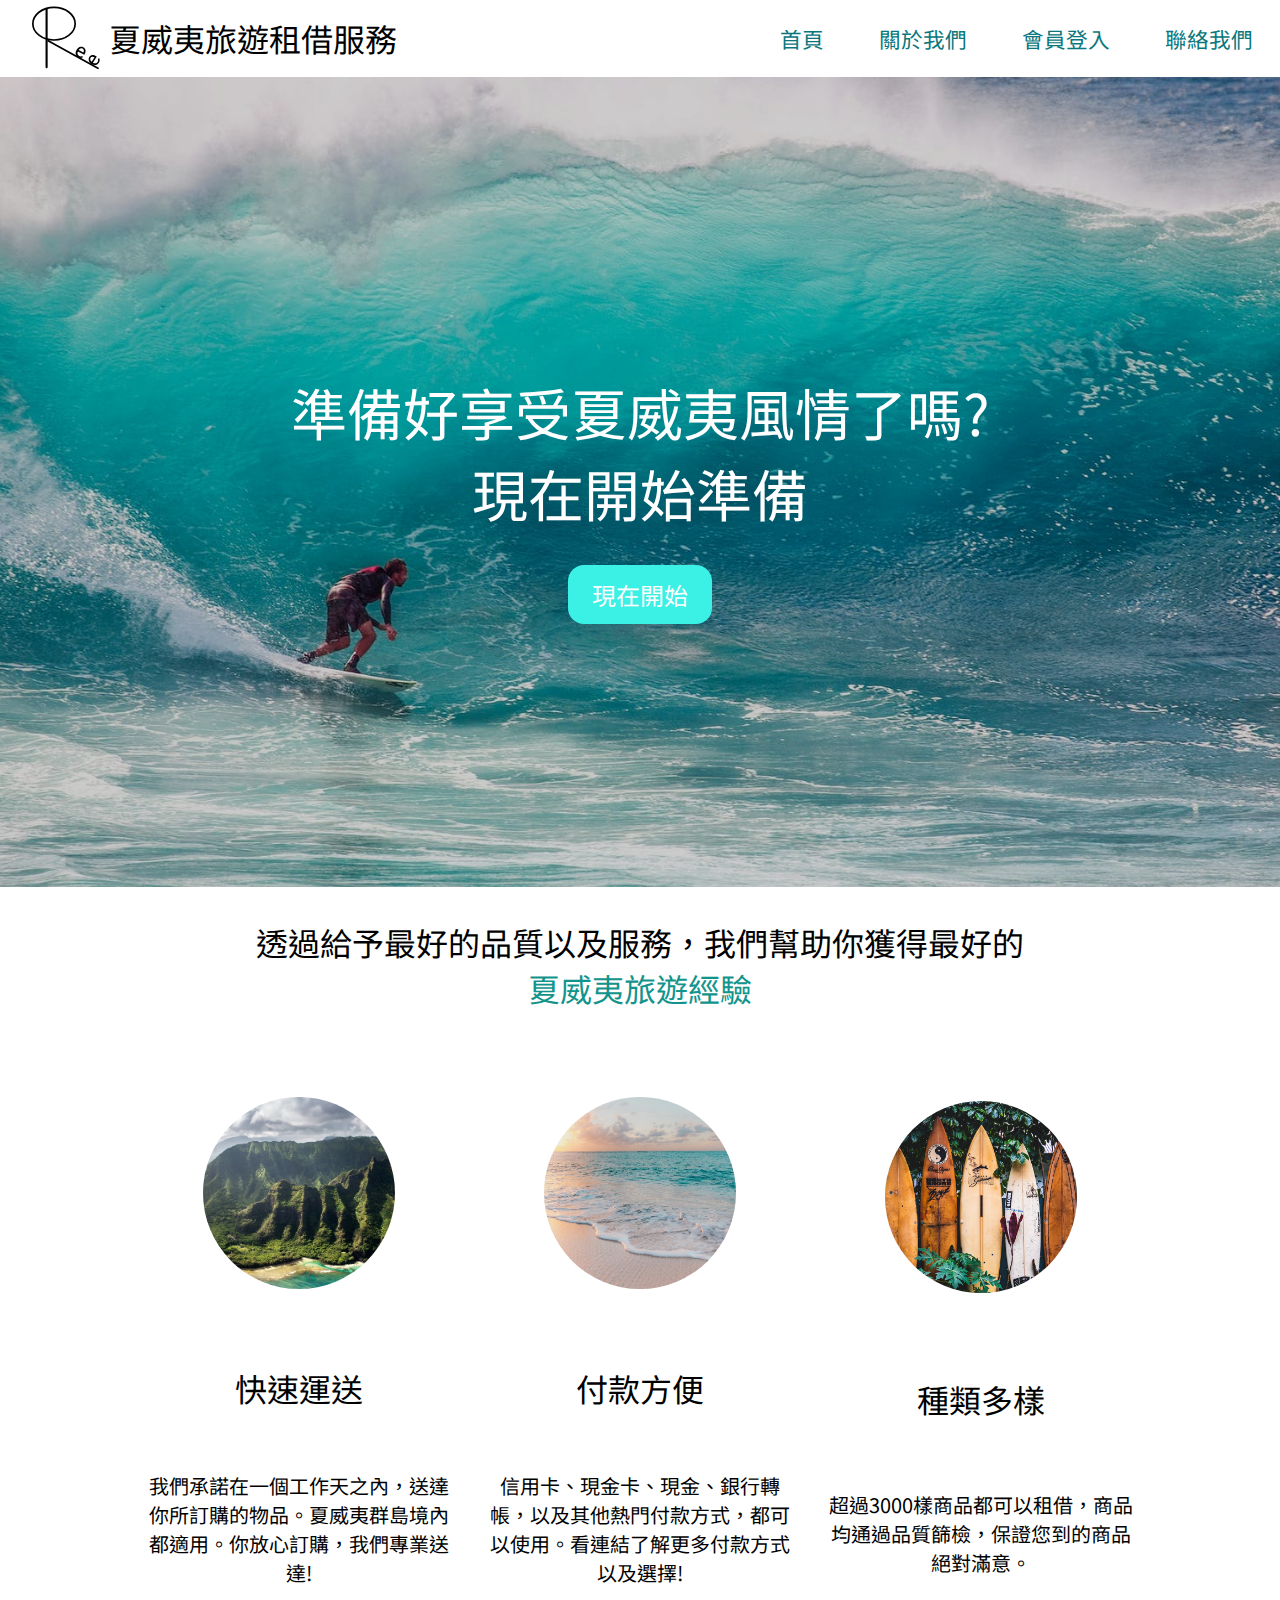
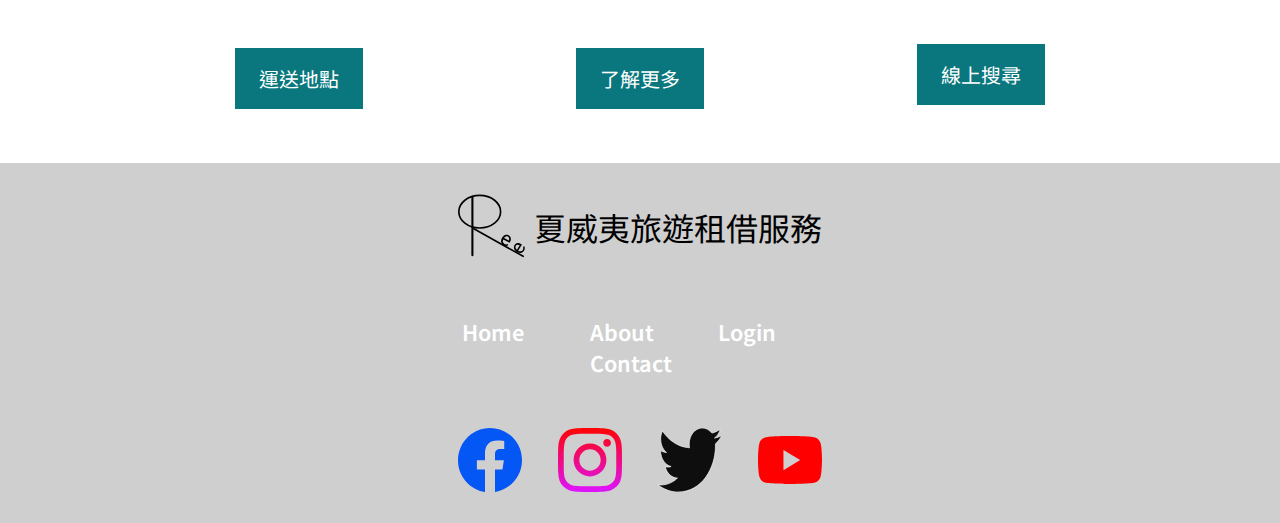
<file: Hawaii Project Sample/index.html>
<!DOCTYPE html>
<html lang="zh">
  <head>
    <meta charset="UTF-8" />
    <meta name="viewport" content="width=device-width, initial-scale=1.0" />
    <title>夏威夷旅遊租借服務 | 夏威夷最方便快速的旅遊出租服務網站</title>
    <meta
      name="description"
      content="我們提供夏威夷旅遊租借服務，例如: 衝浪板 車子 帳篷等等。"
    />
    <meta name="robots" content="index, follow" />
    <!--Google font setting-->
    <link rel="preconnect" href="https://fonts.gstatic.com" />
    <link
      href="https://fonts.googleapis.com/css2?family=Noto+Sans+TC&display=swap"
      rel="stylesheet"
    />
    <link rel="stylesheet" href="./styles/style.css" />
  </head>
  <body>
    <!--header-->
    <header>
      <div class="logo">
        <img src="./Icons/black logo.svg" alt="Logo" />
        <h1>夏威夷旅遊租借服務</h1>
      </div>

      <nav>
        <ul>
          <li><a href="#">首頁</a></li>
          <li><a href="#">關於我們</a></li>
          <li><a href="#">會員登入</a></li>
          <li><a href="#">聯絡我們</a></li>
        </ul>
      </nav>
    </header>

    <main>
      <!--image part of the first page-->
      <section class="backImage">
        <div class="filter"></div>
        <h3>
          準備好享受夏威夷風情了嗎? <br />
          現在開始準備
        </h3>
        <button class="start">現在開始</button>
      </section>

      <!--second page-->
      <section class="second">
        <h2>
          透過給予最好的品質以及服務，我們幫助你獲得最好的 <br />
          <span style="color: #12948c">夏威夷旅遊經驗</span>
        </h2>

        <section class="cards">
          <div class="card">
            <img
              src="./Pictures/braden-jarvis-prSogOoFmkw-unsplash.jpg"
              alt="picture"
            />
            <h4>快速運送</h4>
            <p>
              我們承諾在一個工作天之內，送達你所訂購的物品。夏威夷群島境內都適用。你放心訂購，我們專業送達!
            </p>
            <a href="#">運送地點</a>
          </div>
          <div class="card">
            <img
              src="./Pictures/sean-o-KMn4VEeEPR8-unsplash.jpg"
              alt="picture"
            />
            <h4>付款方便</h4>
            <p>
              信用卡、現金卡、現金、銀行轉帳，以及其他熱門付款方式，都可以使用。看連結了解更多付款方式以及選擇!
            </p>
            <a href="#">了解更多</a>
          </div>
          <div class="card">
            <img
              src="./Pictures/tatonomusic-FFCgotROOTY-unsplash.jpg"
              alt="picture"
            />
            <h4>種類多樣</h4>
            <p>
              超過3000樣商品都可以租借，商品均通過品質篩檢，保證您到的商品絕對滿意。
            </p>
            <a href="#">線上搜尋</a>
          </div>
        </section>
      </section>
    </main>

    <footer>
      <div class="logo">
        <img src="./Icons/black logo.svg" alt="Logo" />
        <h1>夏威夷旅遊租借服務</h1>
      </div>

      <nav>
        <ul>
          <li><a href="#">Home</a></li>
          <li><a href="#">About</a></li>
          <li><a href="#">Login</a></li>
          <li><a href="#">Contact</a></li>
        </ul>
      </nav>

      <section class="links">
        <a href="#"><img src="./Icons/facebook.svg" alt="facebook" /></a>
        <a href="#"><img src="./Icons/instagram.svg" alt="instagram" /></a>
        <a href="#"><img src="./Icons/twitter.svg" alt="twitter" /></a>
        <a href="#"><img src="./Icons/youtube.svg" alt="youtube" /></a>
      </section>
    </footer>
  </body>
</html>
</file>
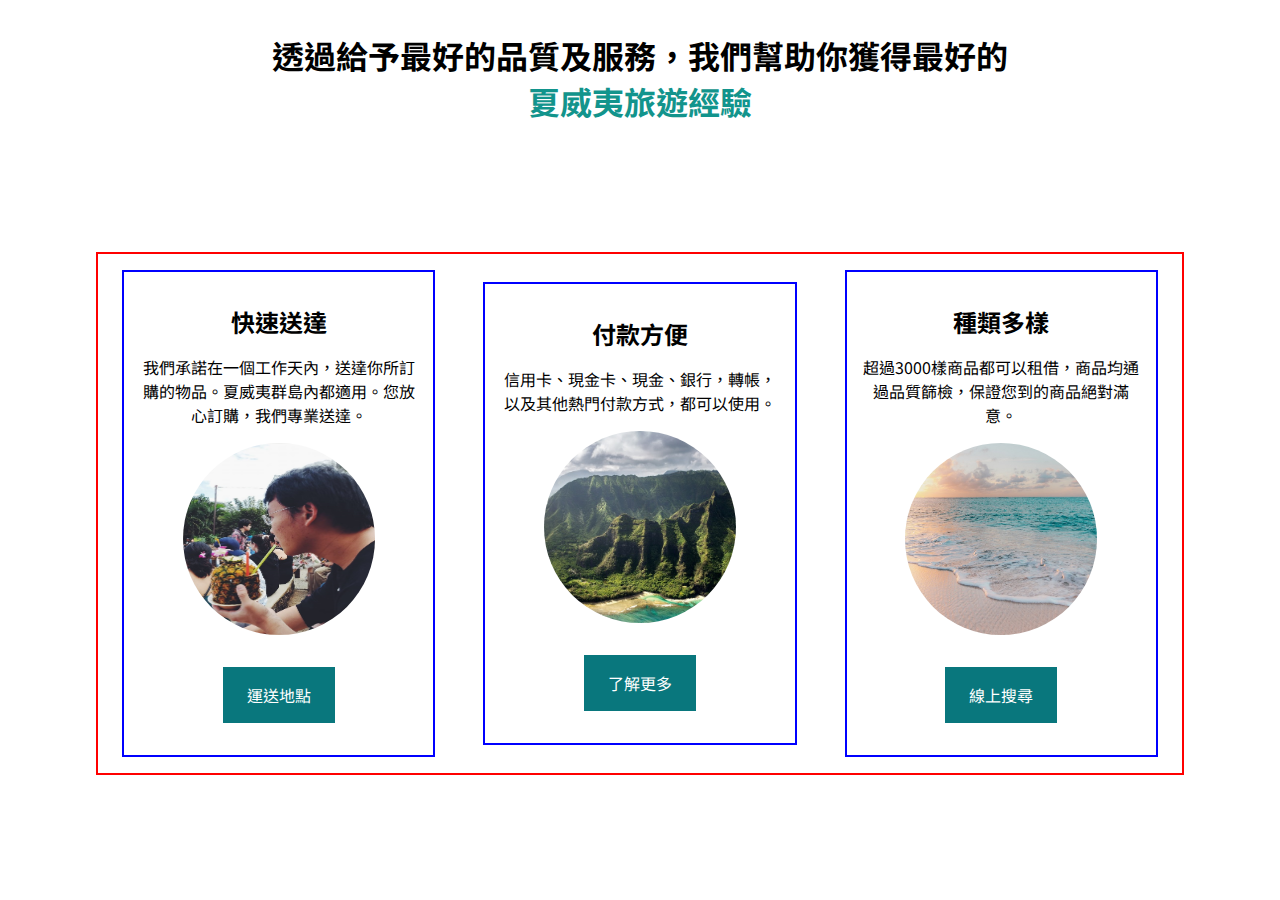
<file: Hawaii Project/index.html>
<!DOCTYPE html>
<html lang="zh-Hant">
  <head>
    <meta charset="UTF-8" />
    <meta name="author" content="Danny Hsu" />
    <meta name="viewport" content="width=device-width, initial-scale=1.0" />
    <meta name="rating" content="General" />
    <meta name="robots" ,content="index,follow" />
    <base target="_blank" />
    <meta
      name="description"
      content="我們提供夏威夷旅遊租借服務，例如:衝浪板 車子 帳篷 "
    />
    <meta name="robot" content="index,follow" />
    <title>夏威夷旅遊租借服務 | 夏威夷最方便迅速的旅遊出租服務網站</title>
    <link rel="preconnect" href="https://fonts.googleapis.com" />
    <link rel="preconnect" href="https://fonts.gstatic.com" crossorigin />
    <link
      href="https://fonts.googleapis.com/css2?family=Noto+Sans+TC&display=swap"
      rel="stylesheet"
    />
    <link rel="icon" href="./資源包1/Icons/black logo.svg" />
    <link rel="stylesheet" href="./style/style.css" />
  </head>
  <body>
    <section class="second">
      <h2>
        透過給予最好的品質及服務，我們幫助你獲得最好的<br />
        <span style="color: #12948c">夏威夷旅遊經驗</span>
      </h2>
      <section class="cards">
        <div class="card">
          <h3>快速送達</h3>
          <p>
            我們承諾在一個工作天內，送達你所訂購的物品。夏威夷群島內都適用。您放心訂購，我們專業送達。
          </p>
          <img
            src="./資源包1/Pictures/81976033_2769606163078465_6680415702978920448_o.jpg"
            alt="picture"
          />
          <a href="#">運送地點</a>
        </div>
        <div class="card">
          <h3>付款方便</h3>
          <p>
            信用卡、現金卡、現金、銀行，轉帳，以及其他熱門付款方式，都可以使用。
          </p>
          <img
            src="./資源包1/Pictures/braden-jarvis-prSogOoFmkw-unsplash.jpg"
            alt="picture"
          />
          <a href="#">了解更多</a>
        </div>
        <div class="card">
          <h3>種類多樣</h3>
          <p>
            超過3000樣商品都可以租借，商品均通過品質篩檢，保證您到的商品絕對滿意。
          </p>
          <img
            src="./資源包1/Pictures/sean-o-KMn4VEeEPR8-unsplash.jpg"
            alt="picture"
          />
          <a href="#">線上搜尋</a>
        </div>
      </section>
    </section>
  </body>
</html>
</file>
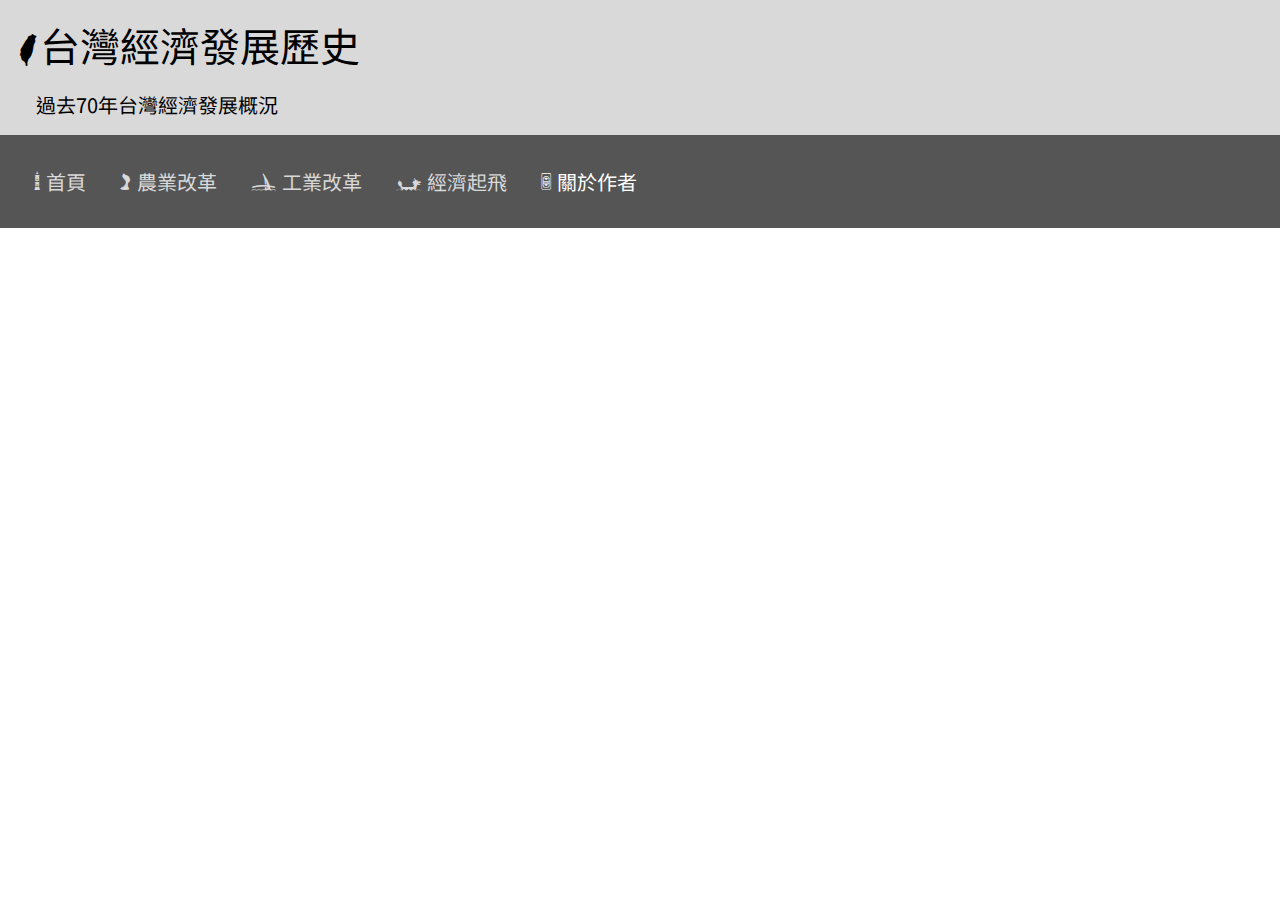
<file: Taiwan Project/fifth.html>
<!DOCTYPE html>
<html lang="zh-Hant">
  <head>
    <meta charset="UTF-8" />
    <meta name="viewport" content="width=device-width, initial-scale=1.0" />
    <meta name="description" content="此網站介紹台灣過去70年的經濟發展政策" />

    <!--fonts-->
    <link rel="preconnect" href="https://fonts.googleapis.com" />
    <link rel="preconnect" href="https://fonts.gstatic.com" crossorigin />
    <link
      href="https://fonts.googleapis.com/css2?family=Noto+Sans+TC&display=swap"
      rel="stylesheet"
    />
    <link rel="stylesheet" href="./style.css" />
    <link rel="icon" href="./img/taiwanIcon.png" />
    <link rel="stylesheet" href="twicon/twicon.css" />

    <title>台灣經濟發展歷史-關於作者</title>
  </head>
  <body>
    <header>
      <h1><i class="twicon-main-island"></i>台灣經濟發展歷史</h1>
      <h3>　過去70年台灣經濟發展概況</h3>
    </header>
    <nav>
      <ul>
        <li>
          <a href="./index.html"><i class="twicon-taipei101"></i> 首頁</a>
        </li>
        <li>
          <a href="./second.html"
            ><i class="twicon-queens-head"></i> 農業改革</a
          >
        </li>
        <li>
          <a href="./third.html"><i class="twicon-lovers-brg"></i> 工業改革</a>
        </li>
        <li>
          <a href="./forth.html"><i class="twicon-dragon-boat"></i> 經濟起飛</a>
        </li>
        <li>
          <a class="active" href="./fifth.html"
            ><i class="twicon-beer"></i> 關於作者</a
          >
        </li>
      </ul>
    </nav>
    <main></main>
  </body>
</html>
</file>
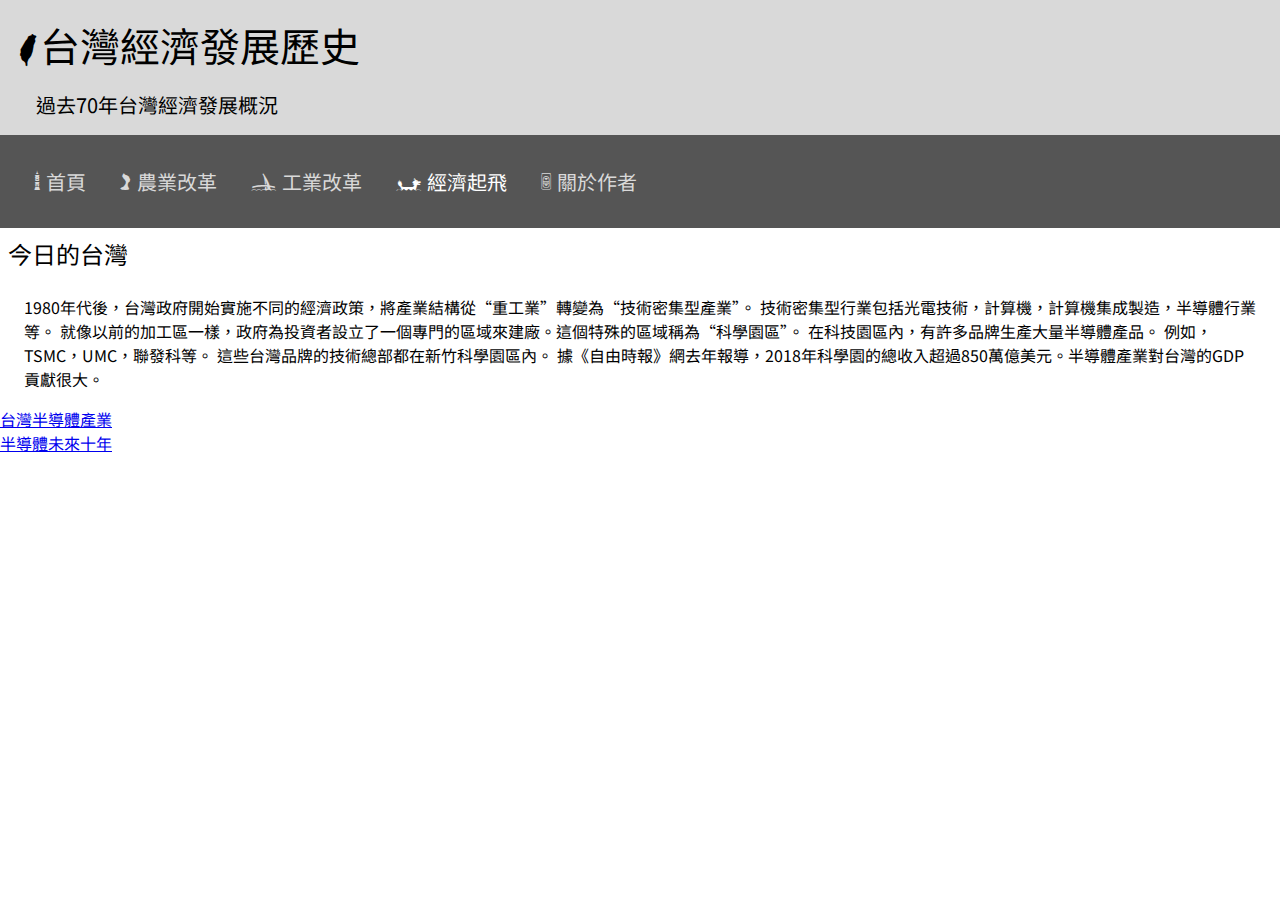
<file: Taiwan Project/forth.html>
<!DOCTYPE html>
<html lang="zh-Hant">
  <head>
    <meta charset="UTF-8" />
    <meta name="viewport" content="width=device-width, initial-scale=1.0" />
    <meta name="description" content="此網站介紹台灣過去70年的經濟發展政策" />
    <base target="_blank" />
    <!--fonts-->
    <link rel="preconnect" href="https://fonts.googleapis.com" />
    <link rel="preconnect" href="https://fonts.gstatic.com" crossorigin />
    <link
      href="https://fonts.googleapis.com/css2?family=Noto+Sans+TC&display=swap"
      rel="stylesheet"
    />
    <link rel="stylesheet" href="./style.css" />
    <link rel="icon" href="./img/taiwanIcon.png" />
    <link rel="stylesheet" href="twicon/twicon.css" />

    <title>台灣經濟發展歷史-經濟起飛</title>
  </head>
  <body>
    <header>
      <h1><i class="twicon-main-island"></i>台灣經濟發展歷史</h1>
      <h3>　過去70年台灣經濟發展概況</h3>
    </header>
    <nav>
      <ul>
        <li>
          <a href="./index.html"><i class="twicon-taipei101"></i> 首頁</a>
        </li>
        <li>
          <a href="./second.html"
            ><i class="twicon-queens-head"></i> 農業改革</a
          >
        </li>
        <li>
          <a href="./third.html"><i class="twicon-lovers-brg"></i> 工業改革</a>
        </li>
        <li>
          <a class="active" href="./forth.html"
            ><i class="twicon-dragon-boat"></i> 經濟起飛</a
          >
        </li>
        <li>
          <a href="./fifth.html"><i class="twicon-beer"></i> 關於作者</a>
        </li>
      </ul>
    </nav>
    <main>
      <h2>今日的台灣</h2>
      <p>
        1980年代後，台灣政府開始實施不同的經濟政策，將產業結構從“重工業”轉變為“技術密集型產業”。
        技術密集型行業包括光電技術，計算機，計算機集成製造，半導體行業等。
        就像以前的加工區一樣，政府為投資者設立了一個專門的區域來建廠。這個特殊的區域稱為“科學園區”。
        在科技園區內，有許多品牌生產大量半導體產品。 例如，TSMC，UMC，聯發科等。
        這些台灣品牌的技術總部都在新竹科學園區內。
        據《自由時報》網去年報導，2018年科學園的總收入超過850萬億美元。半導體產業對台灣的GDP貢獻很大。
      </p>
      <ul>
        <a href="https://ic.tpex.org.tw/introduce.php?ic=D000"
          >台灣半導體產業</a
        >
        <br />
        <a href="https://www.bnext.com.tw/article/58060/semiconductor-industry?"
          >半導體未來十年</a
        >
      </ul>
    </main>
  </body>
</html>
</file>
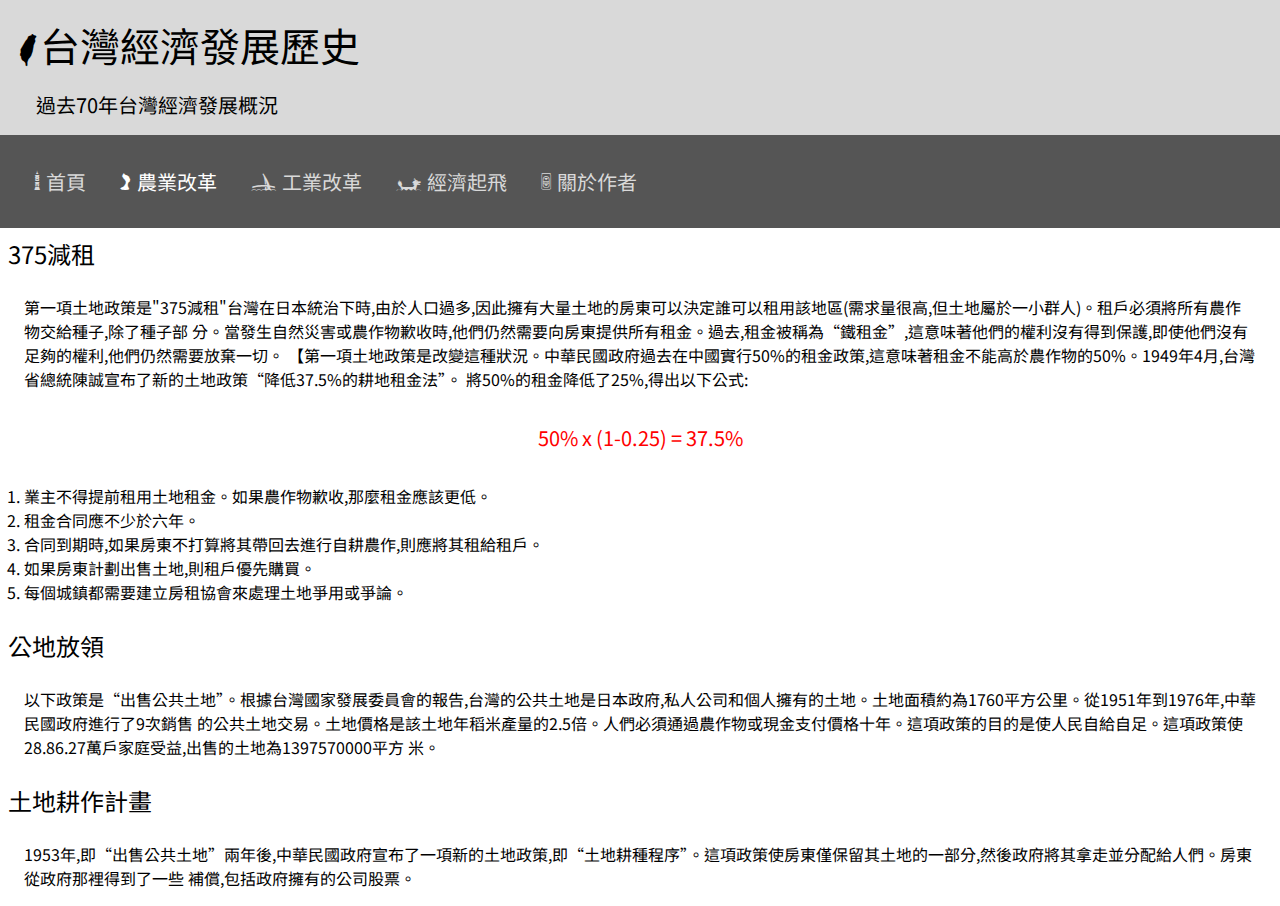
<file: Taiwan Project/second.html>
<!DOCTYPE html>
<html lang="zh-Hant">
  <head>
    <meta charset="UTF-8" />
    <meta name="viewport" content="width=device-width, initial-scale=1.0" />
    <meta name="description" content="此網站介紹台灣過去70年的經濟發展政策" />

    <!--fonts-->
    <link rel="preconnect" href="https://fonts.googleapis.com" />
    <link rel="preconnect" href="https://fonts.gstatic.com" crossorigin />
    <link
      href="https://fonts.googleapis.com/css2?family=Noto+Sans+TC&display=swap"
      rel="stylesheet"
    />
    <link rel="stylesheet" href="./style.css" />
    <link rel="icon" href="./img/taiwanIcon.png" />
    <link rel="stylesheet" href="twicon/twicon.css" />

    <title>台灣經濟發展歷史-經濟發展</title>
  </head>
  <body>
    <header>
      <h1><i class="twicon-main-island"></i>台灣經濟發展歷史</h1>
      <h3>　過去70年台灣經濟發展概況</h3>
    </header>
    <nav>
      <ul>
        <li>
          <a href="./index.html"><i class="twicon-taipei101"></i> 首頁</a>
        </li>
        <li>
          <a class="active" href="./second.html"
            ><i class="twicon-queens-head"></i> 農業改革</a
          >
        </li>
        <li>
          <a href="./third.html"><i class="twicon-lovers-brg"></i> 工業改革</a>
        </li>
        <li>
          <a href="./forth.html"><i class="twicon-dragon-boat"></i> 經濟起飛</a>
        </li>
        <li>
          <a href="./fifth.html"><i class="twicon-beer"></i> 關於作者</a>
        </li>
      </ul>
    </nav>
    <main>
      <div>
        <h2>375減租</h2>
        <p>
          第一項土地政策是"375減租"台灣在日本統治下時,由於人口過多,因此擁有大量土地的房東可以決定誰可以租用該地區(需求量很高,但土地屬於一小群人)。租戶必須將所有農作物交給種子,除了種子部
          分。當發生自然災害或農作物歉收時,他們仍然需要向房東提供所有租金。過去,租金被稱為“鐵租金”,這意味著他們的權利沒有得到保護,即使他們沒有足夠的權利,他們仍然需要放棄一切。
          【第一項土地政策是改變這種狀況。中華民國政府過去在中國實行50%的租金政策,這意味著租金不能高於農作物的50%。1949年4月,台灣省總統陳誠宣布了新的土地政策“降低37.5%的耕地租金法”。
          將50%的租金降低了25%,得出以下公式:
        </p>
        <p class="highlight">50% x (1-0.25) = 37.5%</p>
        <ol>
          <li>業主不得提前租用土地租金。如果農作物歉收,那麼租金應該更低。</li>
          <li>租金合同應不少於六年。</li>
          <li>
            合同到期時,如果房東不打算將其帶回去進行自耕農作,則應將其租給租戶。
          </li>
          <li>如果房東計劃出售土地,則租戶優先購買。</li>
          <li>每個城鎮都需要建立房租協會來處理土地爭用或爭論。</li>
        </ol>
      </div>
      <h2>公地放領</h2>
      <p>
        以下政策是“出售公共土地”。根據台灣國家發展委員會的報告,台灣的公共土地是日本政府,私人公司和個人擁有的土地。土地面積約為1760平方公里。從1951年到1976年,中華民國政府進行了9次銷售
        的公共土地交易。土地價格是該土地年稻米產量的2.5倍。人們必須通過農作物或現金支付價格十年。這項政策的目的是使人民自給自足。這項政策使28.86.27萬戶家庭受益,出售的土地為1397570000平方
        米。
      </p>
      <h2>土地耕作計畫</h2>
      <p>
        1953年,即“出售公共土地”兩年後,中華民國政府宣布了一項新的土地政策,即“土地耕種程序”。這項政策使房東僅保留其土地的一部分,然後政府將其拿走並分配給人們。房東從政府那裡得到了一些
        補償,包括政府擁有的公司股票。
      </p>
    </main>
  </body>
</html>
</file>
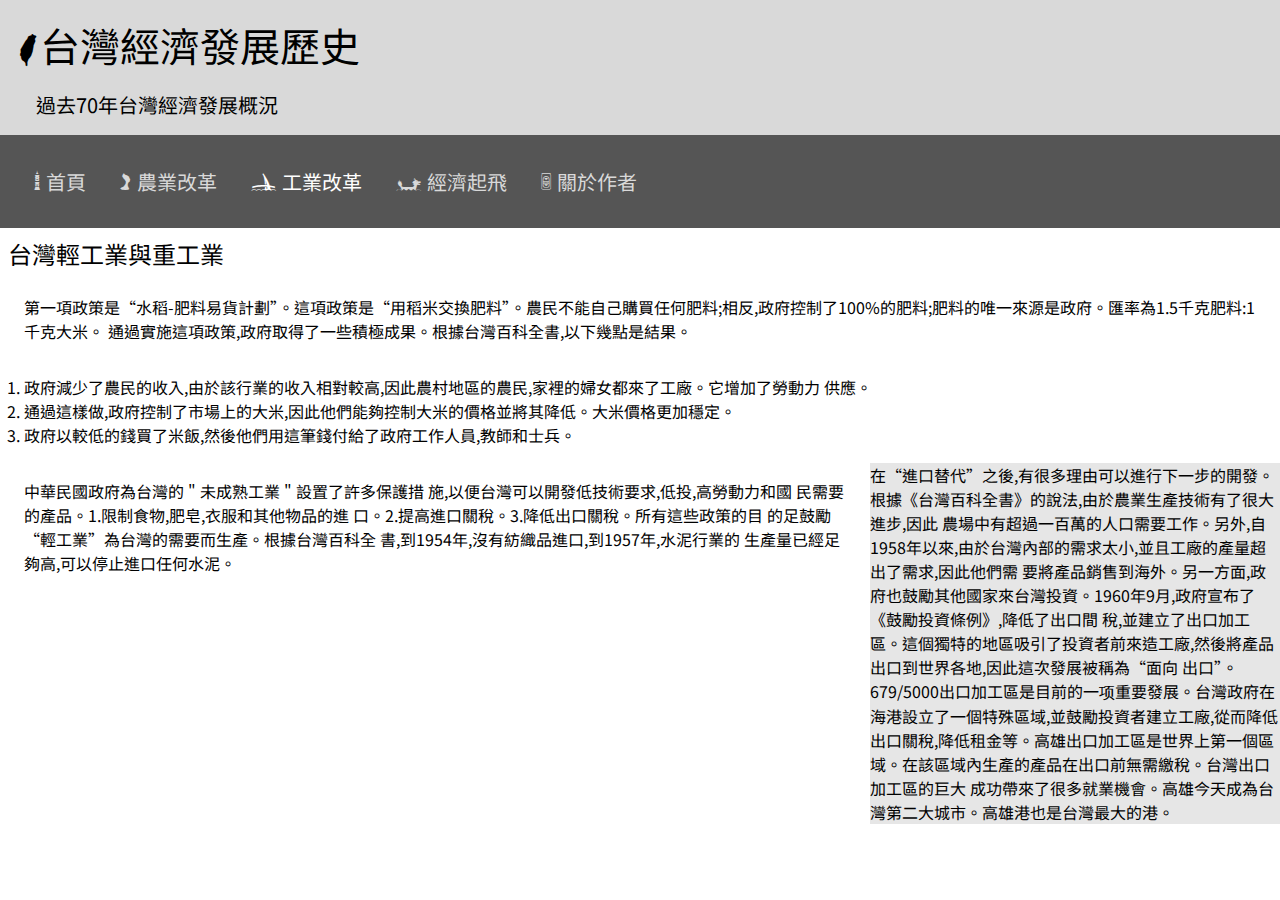
<file: Taiwan Project/third.html>
<!DOCTYPE html>
<html lang="zh-Hant">
  <head>
    <meta charset="UTF-8" />
    <meta name="viewport" content="width=device-width, initial-scale=1.0" />
    <meta name="description" content="此網站介紹台灣過去70年的經濟發展政策" />

    <!--fonts-->
    <link rel="preconnect" href="https://fonts.googleapis.com" />
    <link rel="preconnect" href="https://fonts.gstatic.com" crossorigin />
    <link
      href="https://fonts.googleapis.com/css2?family=Noto+Sans+TC&display=swap"
      rel="stylesheet"
    />
    <link rel="stylesheet" href="./style.css" />
    <link rel="icon" href="./img/taiwanIcon.png" />
    <link rel="stylesheet" href="twicon/twicon.css" />

    <title>台灣經濟發展歷史-工業改革</title>
  </head>
  <body>
    <header>
      <h1><i class="twicon-main-island"></i>台灣經濟發展歷史</h1>
      <h3>　過去70年台灣經濟發展概況</h3>
    </header>
    <nav>
      <ul>
        <li>
          <a href="./index.html"><i class="twicon-taipei101"></i> 首頁</a>
        </li>
        <li>
          <a href="./second.html"
            ><i class="twicon-queens-head"></i> 農業改革</a
          >
        </li>
        <li>
          <a class="active" href="./third.html"
            ><i class="twicon-lovers-brg"></i> 工業改革</a
          >
        </li>
        <li>
          <a href="./forth.html"><i class="twicon-dragon-boat"></i> 經濟起飛</a>
        </li>
        <li>
          <a href="./fifth.html"><i class="twicon-beer"></i> 關於作者</a>
        </li>
      </ul>
    </nav>
    <main>
      <h2>台灣輕工業與重工業</h2>
      <p>
        第一項政策是“水稻-肥料易貨計劃”。這項政策是“用稻米交換肥料”。農民不能自己購買任何肥料;相反,政府控制了100%的肥料;肥料的唯一來源是政府。匯率為1.5千克肥料:1千克大米。
        通過實施這項政策,政府取得了一些積極成果。根據台灣百科全書,以下幾點是結果。
      </p>
      <ol>
        <li>
          政府減少了農民的收入,由於該行業的收入相對較高,因此農村地區的農民,家裡的婦女都來了工廠。它增加了勞動力
          供應。
        </li>
        <li>
          通過這樣做,政府控制了市場上的大米,因此他們能夠控制大米的價格並將其降低。大米價格更加穩定。
        </li>
        <li>
          政府以較低的錢買了米飯,然後他們用這筆錢付給了政府工作人員,教師和士兵。
        </li>
      </ol>
      <div class="container">
        <section class="left">
          <p>
            中華民國政府為台灣的 " 未成熟工業 " 設置了許多保護措
            施,以便台灣可以開發低技術要求,低投,高勞動力和國
            民需要的產品。1.限制食物,肥皂,衣服和其他物品的進
            口。2.提高進口關稅。3.降低出口關稅。所有這些政策的目
            的足鼓勵“輕工業”為台灣的需要而生產。根據台灣百科全
            書,到1954年,沒有紡織品進口,到1957年,水泥行業的
            生產量已經足夠高,可以停止進口任何水泥。
          </p>
        </section>
        <section class="right">
          在“進口替代”之後,有很多理由可以進行下一步的開發。根據《台灣百科全書》的說法,由於農業生產技術有了很大進步,因此
          農場中有超過一百萬的人口需要工作。另外,自1958年以來,由於台灣內部的需求太小,並且工廠的產量超出了需求,因此他們需
          要將產品銷售到海外。另一方面,政府也鼓勵其他國家來台灣投資。1960年9月,政府宣布了《鼓勵投資條例》,降低了出口間
          稅,並建立了出口加工區。這個獨特的地區吸引了投資者前來造工廠,然後將產品出口到世界各地,因此這次發展被稱為“面向
          出口”。679/5000出口加工區是目前的一项重要發展。台灣政府在海港設立了一個特殊區域,並鼓勵投資者建立工廠,從而降低
          出口關稅,降低租金等。高雄出口加工區是世界上第一個區域。在該區域內生產的產品在出口前無需繳稅。台灣出口加工區的巨大
          成功帶來了很多就業機會。高雄今天成為台灣第二大城市。高雄港也是台灣最大的港。
        </section>
      </div>
    </main>
  </body>
</html>
</file>
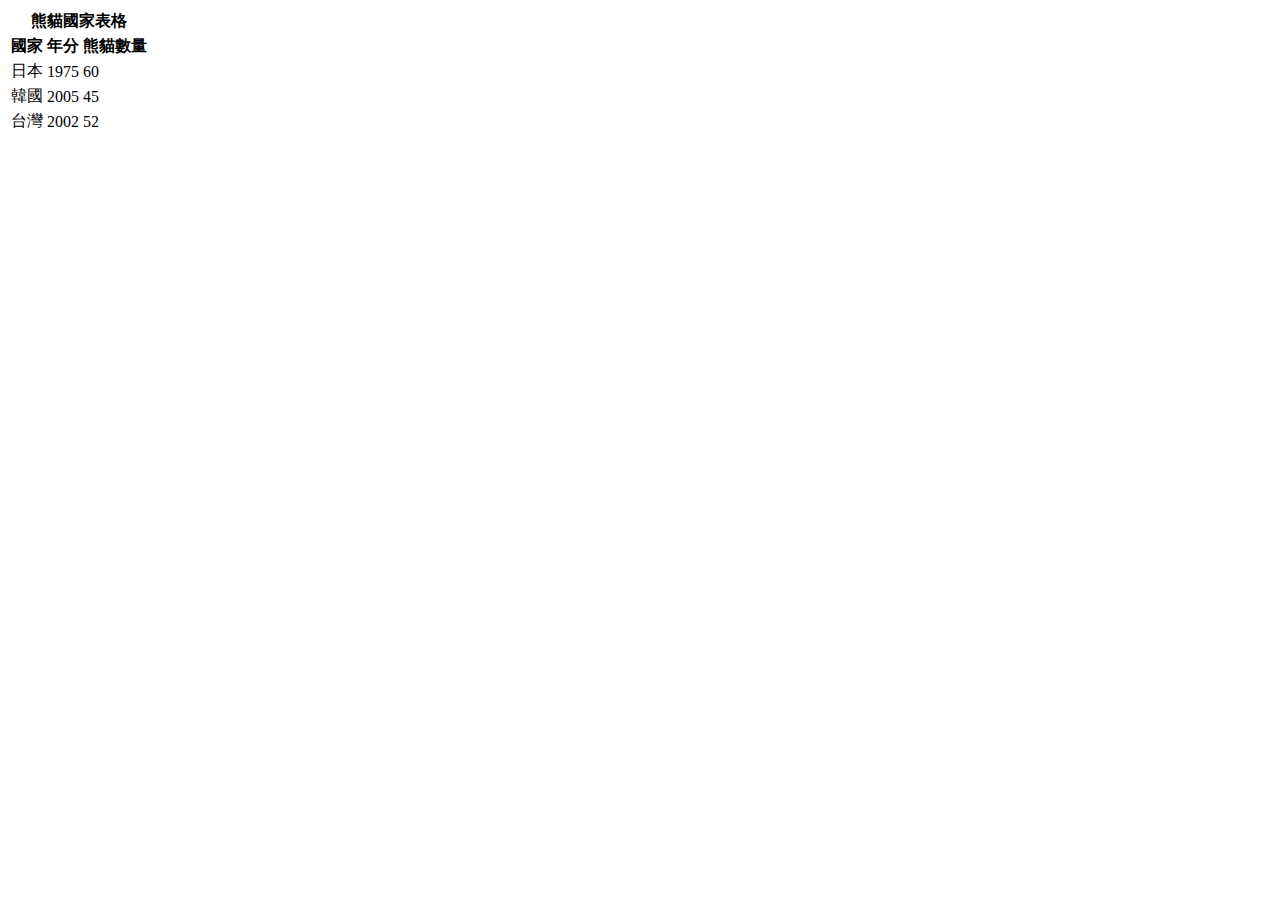
<file: 熊貓問卷調查/table.html>
<!DOCTYPE html>
<html lang="en">
  <head>
    <meta charset="UTF-8" />
    <meta http-equiv="X-UA-Compatible" content="IE=edge" />
    <meta name="viewport" content="width=device-width, initial-scale=1.0" />
    <title>Document</title>
  </head>
  <body>
    <table>
      <!--表格-->
      <tr>
        <th colspan="3">熊貓國家表格</th>
      </tr>
      <tr>
        <th>國家</th>
        <th>年分</th>
        <th>熊貓數量</th>
      </tr>
      <tr>
        <td>日本</td>
        <td>1975</td>
        <td>60</td>
      </tr>

      <tr>
        <td>韓國</td>
        <td>2005</td>
        <td>45</td>
      </tr>
      <tr>
        <td>台灣</td>
        <td>2002</td>
        <td>52</td>
      </tr>
    </table>
  </body>
</html>
</file>
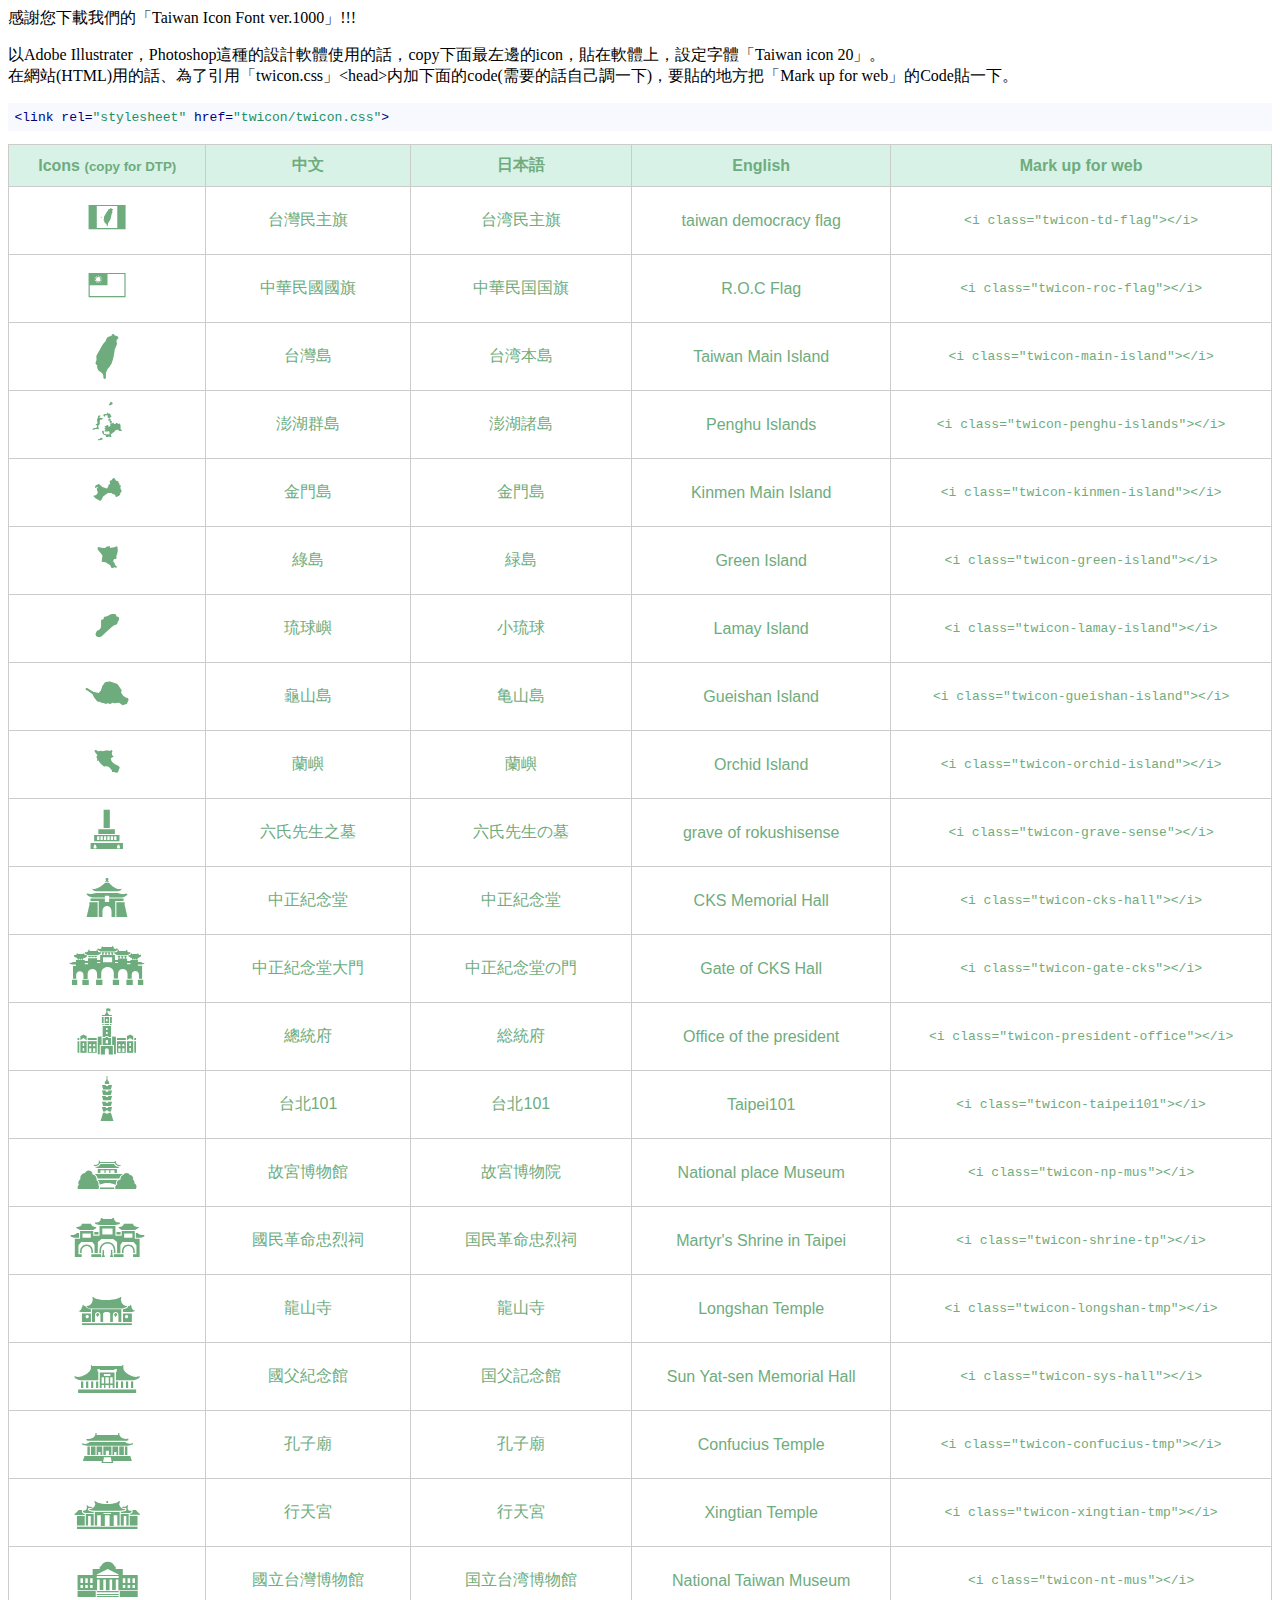
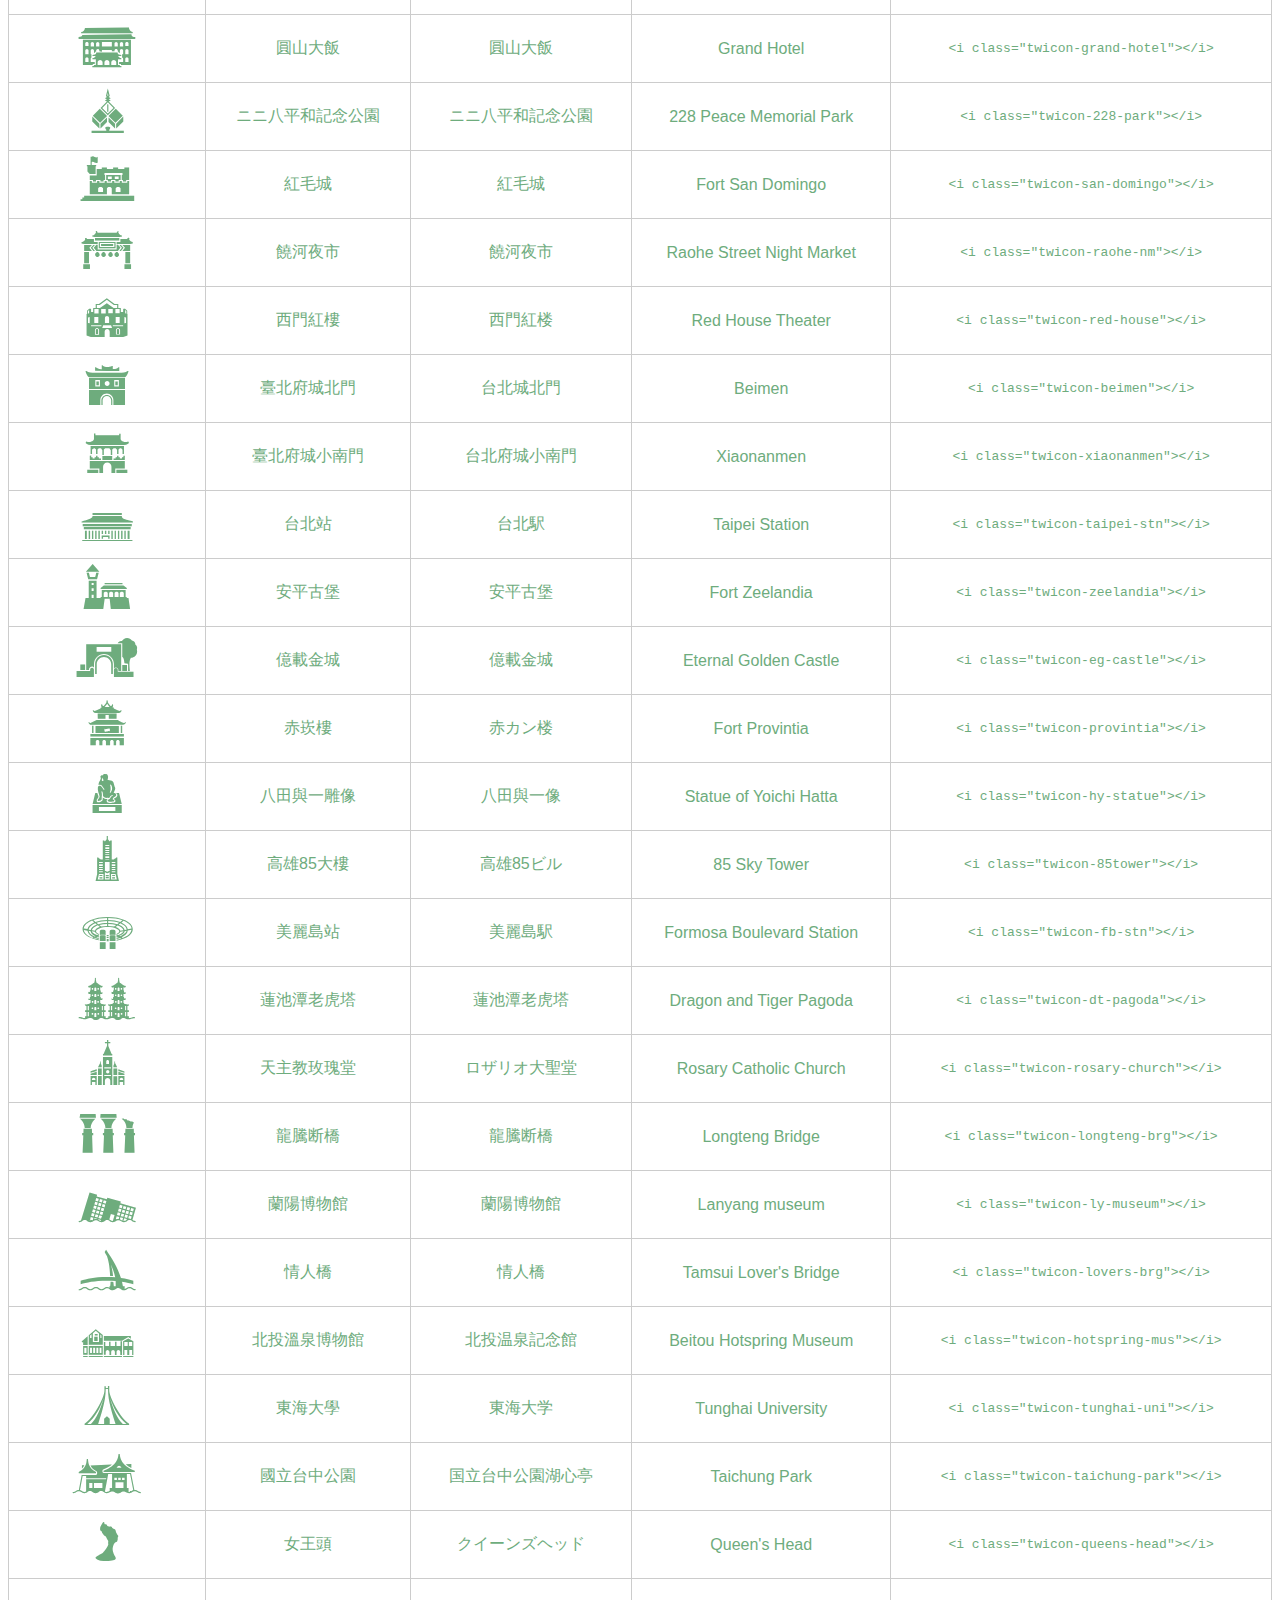
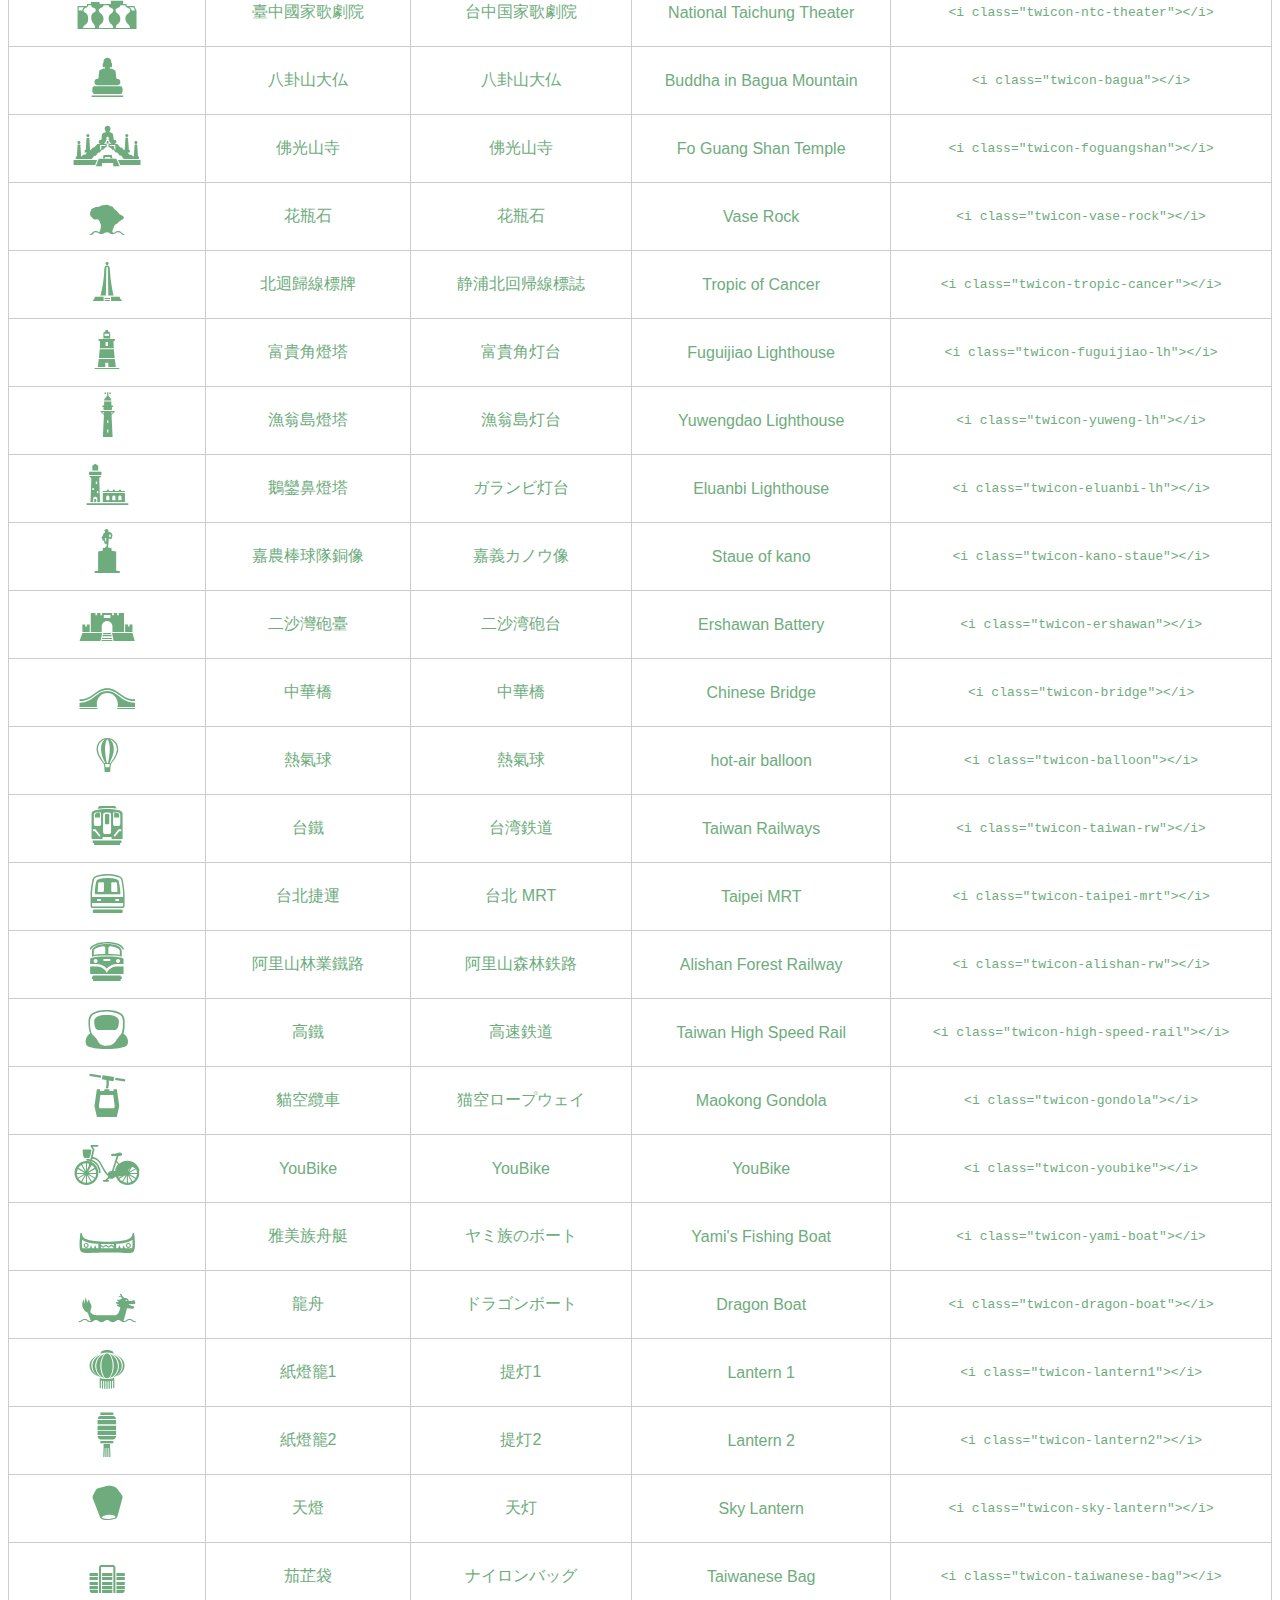
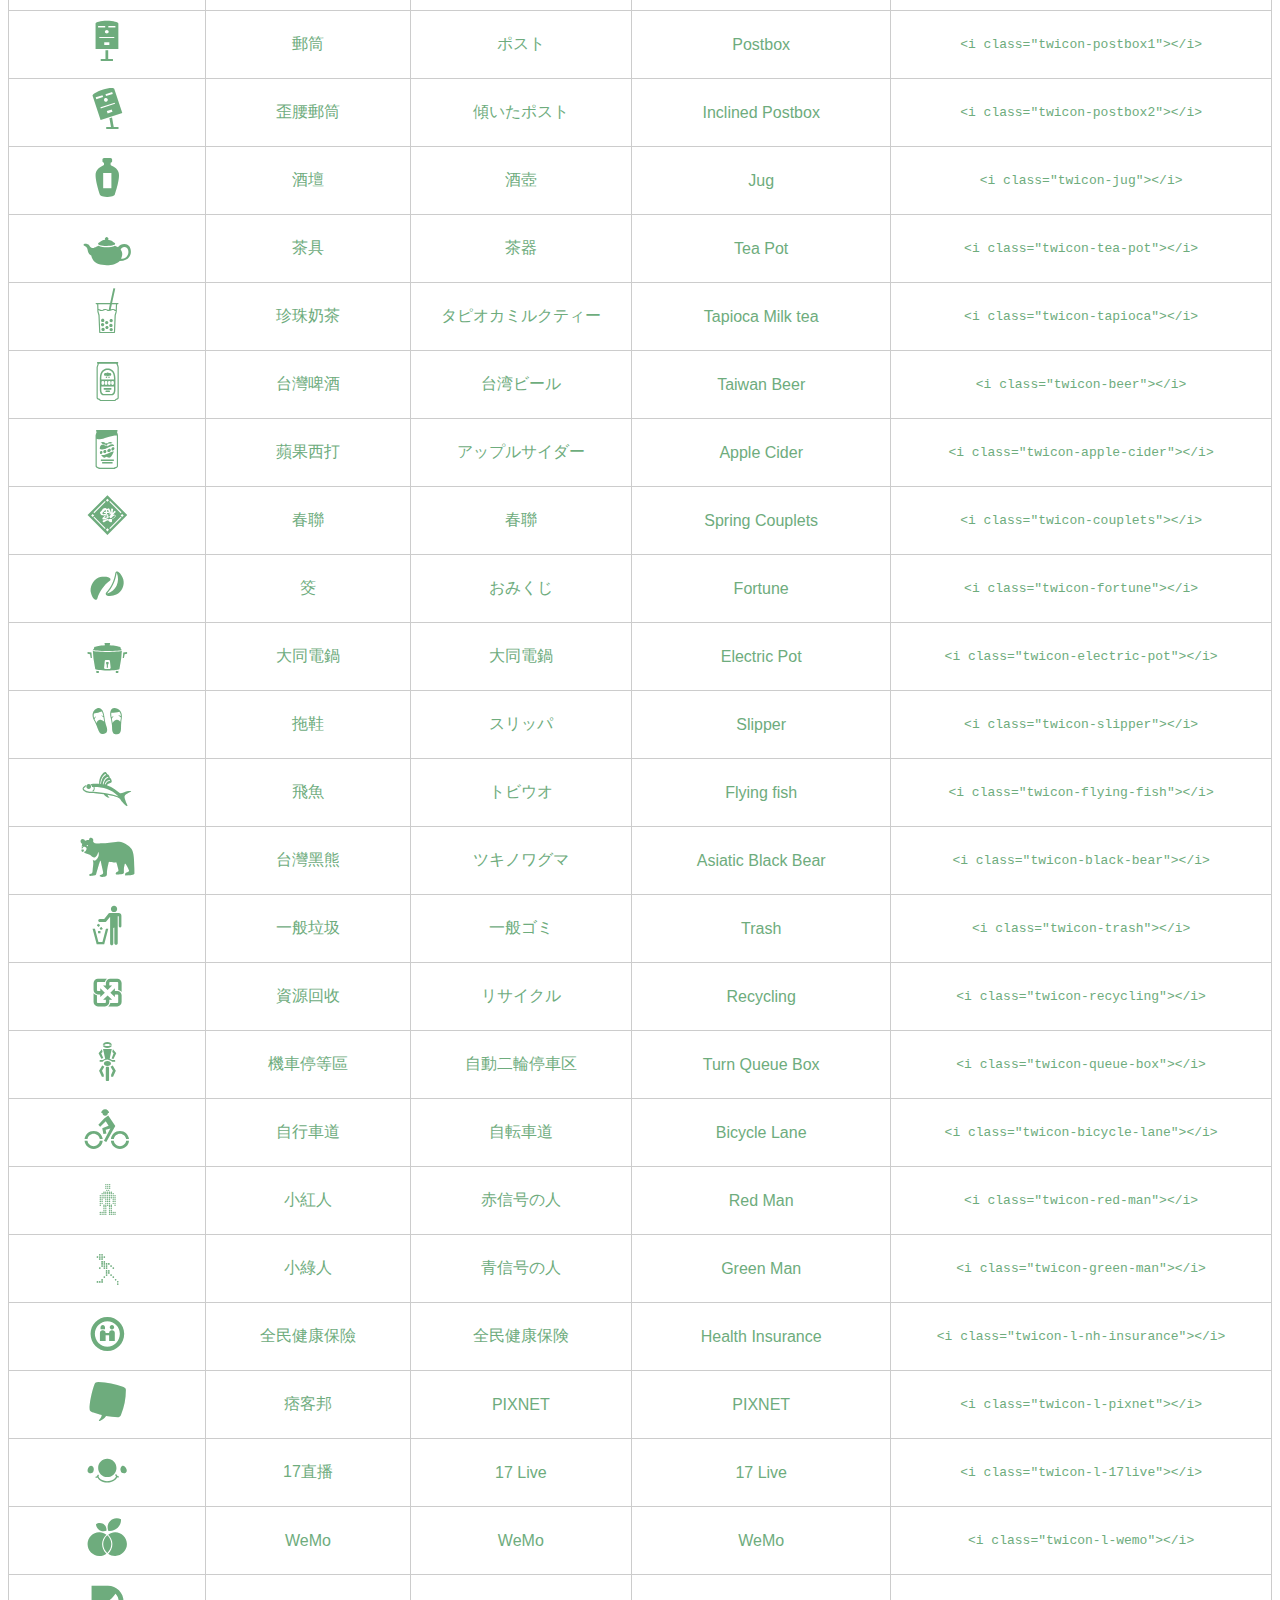
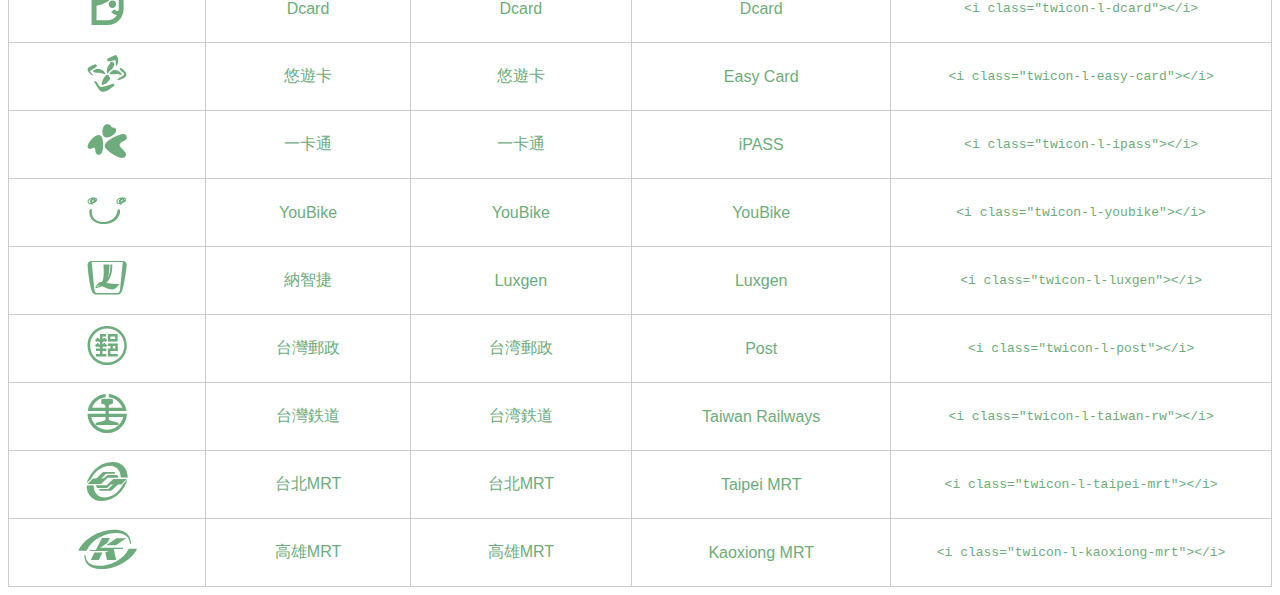
<file: Taiwan Project/twicon/List.html>
<head>
 <title>一覽表|一覧表|List</title>
 <style type="text/css">
  table{
    width: 100%;
    border-collapse: collapse;
    border-spacing: 0;
    color:#6EAC7D;
    font-family: sans-serif ;
  }

  table th{
    padding: 10px 20px;
    text-align: center;
    border: 1px solid #ccc;
    background-color: #D9F2E7
  }

  table td{
    padding: 0px 20px;
    text-align: center;
    border: 1px solid #ccc;
  }

  table td.icon {
    font-family: "twicon" ;
    font-size: 3.5em ;
    border: 1px solid #ccc;
  }

  table tr:hover{
    background-color: #4A7756;
    color:#fff;
  }

  @font-face {
   font-family: 'twicon';
   src: url('twicon.woff') ;
   src: url('twicon.woff2') ;
  }
 </style>
</head>
<body>
 <p>
   感謝您下載我們的「Taiwan Icon Font ver.1000」!!!
 </p>
 <p>
   以Adobe Illustrater，Photoshop這種的設計軟體使用的話，copy下面最左邊的icon，貼在軟體上，設定字體「Taiwan icon 20」。
  <br>在網站(HTML)用的話、為了引用「twicon.css」&lt;head&gt;内加下面的code(需要的話自己調一下)，要貼的地方把「Mark up for web」的Code貼一下。
  <pre style="display:block;overflow-x:auto;padding:0.5em;color:#000;background:#f8f8ff"><code><span style="color:#000080;font-weight:normal">&lt;<span style="color:#000080;font-weight:normal">link</span> <span class="hljs-attr">rel</span>=<span style="color:#219161">&quot;stylesheet&quot;</span> <span class="hljs-attr">href</span>=<span style="color:#219161">&quot;twicon/twicon.css&quot;</span>&gt;</span></code></pre>

 <table>
  <tr>
    <th>Icons <small>(copy for DTP)</small></th>
    <th>中文</th>
    <th>日本語</th>
    <th>English</th>
    <th>Mark up for web</th>
  </tr>
  <tr>
    <td class="icon">ꀀ</td>
    <td>台灣民主旗</td>
    <td>台湾民主旗</td>
    <td>taiwan democracy flag</td>
    <td><code>&lt;i class="twicon-td-flag"&gt;&lt;/i&gt;</code></td>
  </tr>
  <tr>
    <td class="icon">ꀁ</td>
    <td>中華民國國旗</td>
    <td>中華民国国旗</td>
    <td>R.O.C Flag</td>
    <td><code>&lt;i class="twicon-roc-flag"&gt;&lt;/i&gt;</code></td>
  </tr>
  <tr>
    <td class="icon">ꀂ</td>
    <td>台灣島</td>
    <td>台湾本島</td>
    <td>Taiwan Main Island</td>
    <td><code>&lt;i class="twicon-main-island"&gt;&lt;/i&gt;</code></td>
  </tr>
  <tr>
    <td class="icon">ꀃ</td>
    <td>澎湖群島</td>
    <td>澎湖諸島</td>
    <td>Penghu Islands</td>
    <td><code>&lt;i class="twicon-penghu-islands"&gt;&lt;/i&gt;</code></td>
  </tr>
  <tr>
    <td class="icon">ꀄ</td>
    <td>金門島</td>
    <td>金門島</td>
    <td>Kinmen Main Island</td>
    <td><code>&lt;i class="twicon-kinmen-island"&gt;&lt;/i&gt;</code></td>
  </tr>
  <tr>
    <td class="icon">ꀅ</td>
    <td>綠島</td>
    <td>緑島</td>
    <td>Green Island</td>
    <td><code>&lt;i class="twicon-green-island"&gt;&lt;/i&gt;</code></td>
  </tr>
  <tr>
    <td class="icon">ꀆ</td>
    <td>琉球嶼</td>
    <td>小琉球</td>
    <td>Lamay Island</td>
    <td><code>&lt;i class="twicon-lamay-island"&gt;&lt;/i&gt;</code></td>
  </tr>
  <tr>
    <td class="icon">ꀇ</td>
    <td>龜山島</td>
    <td>亀山島</td>
    <td>Gueishan Island</td>
    <td><code>&lt;i class="twicon-gueishan-island"&gt;&lt;/i&gt;</code></td>
  </tr>
  <tr>
    <td class="icon">ꀈ</td>
    <td>蘭嶼</td>
    <td>蘭嶼</td>
    <td>Orchid Island</td>
    <td><code>&lt;i class="twicon-orchid-island"&gt;&lt;/i&gt;</code></td>
  </tr>
  <tr>
    <td class="icon">ꀉ</td>
    <td>六氏先生之墓</td>
    <td>六氏先生の墓</td>
    <td>grave of rokushisense</td>
    <td><code>&lt;i class="twicon-grave-sense"&gt;&lt;/i&gt;</code></td>
  </tr>
  <tr>
    <td class="icon">ꀊ</td>
    <td>中正紀念堂</td>
    <td>中正紀念堂</td>
    <td>CKS Memorial Hall</td>
    <td><code>&lt;i class="twicon-cks-hall"&gt;&lt;/i&gt;</code></td>
  </tr>
  <tr>
    <td class="icon">ꀋ</td>
    <td>中正紀念堂大門</td>
    <td>中正紀念堂の門</td>
    <td>Gate of CKS Hall</td>
    <td><code>&lt;i class="twicon-gate-cks"&gt;&lt;/i&gt;</code></td>
  </tr>
  <tr>
    <td class="icon">ꀌ</td>
    <td>總統府</td>
    <td>総統府</td>
    <td>Office of the president</td>
    <td><code>&lt;i class="twicon-president-office"&gt;&lt;/i&gt;</code></td>
  </tr>
  <tr>
    <td class="icon">ꀍ</td>
    <td>台北101</td>
    <td>台北101</td>
    <td>Taipei101</td>
    <td><code>&lt;i class="twicon-taipei101"&gt;&lt;/i&gt;</code></td>
  </tr>
  <tr>
    <td class="icon">ꀎ</td>
    <td>故宮博物館</td>
    <td>故宮博物院</td>
    <td>National place Museum</td>
    <td><code>&lt;i class="twicon-np-mus"&gt;&lt;/i&gt;</code></td>
  </tr>
  <tr>
    <td class="icon">ꀏ</td>
    <td>國民革命忠烈祠</td>
    <td>国民革命忠烈祠</td>
    <td>Martyr's Shrine in Taipei</td>
    <td><code>&lt;i class="twicon-shrine-tp"&gt;&lt;/i&gt;</code></td>
  </tr>
  <tr>
    <td class="icon">ꀐ</td>
    <td>龍山寺</td>
    <td>龍山寺</td>
    <td>Longshan Temple</td>
    <td><code>&lt;i class="twicon-longshan-tmp"&gt;&lt;/i&gt;</code></td>
  </tr>
  <tr>
    <td class="icon">ꀑ</td>
    <td>國父紀念館</td>
    <td>国父記念館</td>
    <td>Sun Yat-sen Memorial Hall</td>
    <td><code>&lt;i class="twicon-sys-hall"&gt;&lt;/i&gt;</code></td>
  </tr>
  <tr>
    <td class="icon">ꀒ</td>
    <td>孔子廟</td>
    <td>孔子廟</td>
    <td>Confucius Temple</td>
    <td><code>&lt;i class="twicon-confucius-tmp"&gt;&lt;/i&gt;</code></td>
  </tr>
  <tr>
    <td class="icon">ꀓ</td>
    <td>行天宮</td>
    <td>行天宮</td>
    <td>Xingtian Temple</td>
    <td><code>&lt;i class="twicon-xingtian-tmp"&gt;&lt;/i&gt;</code></td>
  </tr>
  <tr>
    <td class="icon">ꀔ</td>
    <td>國立台灣博物館</td>
    <td>国立台湾博物館</td>
    <td>National Taiwan Museum</td>
    <td><code>&lt;i class="twicon-nt-mus"&gt;&lt;/i&gt;</code></td>
  </tr>
  <tr>
    <td class="icon">ꀕ</td>
    <td>圓山大飯</td>
    <td>圓山大飯</td>
    <td>Grand Hotel</td>
    <td><code>&lt;i class="twicon-grand-hotel"&gt;&lt;/i&gt;</code></td>
  </tr>
  <tr>
    <td class="icon">ꀖ</td>
    <td>ニニ八平和記念公園</td>
    <td>ニニ八平和記念公園</td>
    <td>228 Peace Memorial Park</td>
    <td><code>&lt;i class="twicon-228-park"&gt;&lt;/i&gt;</code></td>
  </tr>
  <tr>
    <td class="icon">ꀗ</td>
    <td>紅毛城</td>
    <td>紅毛城</td>
    <td>Fort San Domingo</td>
    <td><code>&lt;i class="twicon-san-domingo"&gt;&lt;/i&gt;</code></td>
  </tr>
  <tr>
    <td class="icon">ꀘ</td>
    <td>饒河夜市</td>
    <td>饒河夜市</td>
    <td>Raohe Street Night Market</td>
    <td><code>&lt;i class="twicon-raohe-nm"&gt;&lt;/i&gt;</code></td>
  </tr>
  <tr>
    <td class="icon">ꀙ</td>
    <td>西門紅樓</td>
    <td>西門紅楼</td>
    <td>Red House Theater</td>
    <td><code>&lt;i class="twicon-red-house"&gt;&lt;/i&gt;</code></td>
  </tr>
  <tr>
    <td class="icon">ꀚ</td>
    <td>臺北府城北門</td>
    <td>台北城北門</td>
    <td>Beimen</td>
    <td><code>&lt;i class="twicon-beimen"&gt;&lt;/i&gt;</code></td>
  </tr>
  <tr>
    <td class="icon">ꀛ</td>
    <td>臺北府城小南門</td>
    <td>台北府城小南門</td>
    <td>Xiaonanmen</td>
    <td><code>&lt;i class="twicon-xiaonanmen"&gt;&lt;/i&gt;</code></td>
  </tr>
  <tr>
    <td class="icon">ꀜ</td>
    <td>台北站</td>
    <td>台北駅</td>
    <td>Taipei Station</td>
    <td><code>&lt;i class="twicon-taipei-stn"&gt;&lt;/i&gt;</code></td>
  </tr>
  <tr>
    <td class="icon">ꀝ</td>
    <td>安平古堡</td>
    <td>安平古堡</td>
    <td>Fort Zeelandia</td>
    <td><code>&lt;i class="twicon-zeelandia"&gt;&lt;/i&gt;</code></td>
  </tr>
  <tr>
    <td class="icon">ꀞ</td>
    <td>億載金城</td>
    <td>億載金城</td>
    <td>Eternal Golden Castle</td>
    <td><code>&lt;i class="twicon-eg-castle"&gt;&lt;/i&gt;</code></td>
  </tr>
  <tr>
    <td class="icon">ꀟ</td>
    <td>赤崁樓</td>
    <td>赤カン楼</td>
    <td>Fort Provintia</td>
    <td><code>&lt;i class="twicon-provintia"&gt;&lt;/i&gt;</code></td>
  </tr>
  <tr>
    <td class="icon">ꀠ</td>
    <td>八田與一雕像</td>
    <td>八田與一像</td>
    <td>Statue of Yoichi Hatta</td>
    <td><code>&lt;i class="twicon-hy-statue"&gt;&lt;/i&gt;</code></td>
  </tr>
  <tr>
    <td class="icon">ꀡ</td>
    <td>高雄85大樓</td>
    <td>高雄85ビル</td>
    <td>85 Sky Tower</td>
    <td><code>&lt;i class="twicon-85tower"&gt;&lt;/i&gt;</code></td>
  </tr>
  <tr>
    <td class="icon">ꀢ</td>
    <td>美麗島站</td>
    <td>美麗島駅</td>
    <td>Formosa Boulevard Station</td>
    <td><code>&lt;i class="twicon-fb-stn"&gt;&lt;/i&gt;</code></td>
  </tr>
  <tr>
    <td class="icon">ꀣ</td>
    <td>蓮池潭老虎塔</td>
    <td>蓮池潭老虎塔</td>
    <td>Dragon and Tiger Pagoda</td>
    <td><code>&lt;i class="twicon-dt-pagoda"&gt;&lt;/i&gt;</code></td>
  </tr>
  <tr>
    <td class="icon">ꀤ</td>
    <td>天主教玫瑰堂</td>
    <td>ロザリオ大聖堂</td>
    <td>Rosary Catholic Church</td>
    <td><code>&lt;i class="twicon-rosary-church"&gt;&lt;/i&gt;</code></td>
  </tr>
  <tr>
    <td class="icon">ꀥ</td>
    <td>龍騰断橋</td>
    <td>龍騰断橋</td>
    <td>Longteng Bridge</td>
    <td><code>&lt;i class="twicon-longteng-brg"&gt;&lt;/i&gt;</code></td>
  </tr>
  <tr>
    <td class="icon">ꀦ</td>
    <td>蘭陽博物館</td>
    <td>蘭陽博物館</td>
    <td>Lanyang museum</td>
    <td><code>&lt;i class="twicon-ly-museum"&gt;&lt;/i&gt;</code></td>
  </tr>
  <tr>
    <td class="icon">ꀧ</td>
    <td>情人橋</td>
    <td>情人橋</td>
    <td>Tamsui Lover's Bridge</td>
    <td><code>&lt;i class="twicon-lovers-brg"&gt;&lt;/i&gt;</code></td>
  </tr>
  <tr>
    <td class="icon">ꀨ</td>
    <td>北投溫泉博物館</td>
    <td>北投温泉記念館</td>
    <td>Beitou Hotspring Museum</td>
    <td><code>&lt;i class="twicon-hotspring-mus"&gt;&lt;/i&gt;</code></td>
  </tr>
  <tr>
    <td class="icon">ꀩ</td>
    <td>東海大學</td>
    <td>東海大学</td>
    <td>Tunghai University</td>
    <td><code>&lt;i class="twicon-tunghai-uni"&gt;&lt;/i&gt;</code></td>
  </tr>
  <tr>
    <td class="icon">ꀪ</td>
    <td>國立台中公園</td>
    <td>国立台中公園湖心亭</td>
    <td>Taichung Park</td>
    <td><code>&lt;i class="twicon-taichung-park"&gt;&lt;/i&gt;</code></td>
  </tr>
  <tr>
    <td class="icon">ꀫ</td>
    <td>女王頭</td>
    <td>クイーンズヘッド</td>
    <td>Queen's Head</td>
    <td><code>&lt;i class="twicon-queens-head"&gt;&lt;/i&gt;</code></td>
  </tr>
  <tr>
    <td class="icon">ꀬ</td>
    <td>臺中國家歌劇院</td>
    <td>台中国家歌劇院</td>
    <td>National Taichung Theater</td>
    <td><code>&lt;i class="twicon-ntc-theater"&gt;&lt;/i&gt;</code></td>
  </tr>
  <tr>
    <td class="icon">ꀭ</td>
    <td>八卦山大仏</td>
    <td>八卦山大仏</td>
    <td>Buddha in Bagua Mountain</td>
    <td><code>&lt;i class="twicon-bagua"&gt;&lt;/i&gt;</code></td>
  </tr>
  <tr>
    <td class="icon">ꀮ</td>
    <td>佛光山寺</td>
    <td>佛光山寺</td>
    <td>Fo Guang Shan Temple</td>
    <td><code>&lt;i class="twicon-foguangshan"&gt;&lt;/i&gt;</code></td>
  </tr>
  <tr>
    <td class="icon">ꀯ</td>
    <td>花瓶石</td>
    <td>花瓶石</td>
    <td>Vase Rock</td>
    <td><code>&lt;i class="twicon-vase-rock"&gt;&lt;/i&gt;</code></td>
  </tr>
  <tr>
    <td class="icon">ꀰ</td>
    <td>北迴歸線標牌</td>
    <td>静浦北回帰線標誌</td>
    <td>Tropic of Cancer</td>
    <td><code>&lt;i class="twicon-tropic-cancer"&gt;&lt;/i&gt;</code></td>
  </tr>
  <tr>
    <td class="icon">ꀱ</td>
    <td>富貴角燈塔</td>
    <td>富貴角灯台</td>
    <td>Fuguijiao Lighthouse</td>
    <td><code>&lt;i class="twicon-fuguijiao-lh"&gt;&lt;/i&gt;</code></td>
  </tr>
  <tr>
    <td class="icon">ꀲ</td>
    <td>漁翁島燈塔</td>
    <td>漁翁島灯台</td>
    <td>Yuwengdao Lighthouse</td>
    <td><code>&lt;i class="twicon-yuweng-lh"&gt;&lt;/i&gt;</code></td>
  </tr>
  <tr>
    <td class="icon">ꀳ</td>
    <td>鵝鑾鼻燈塔</td>
    <td>ガランビ灯台</td>
    <td>Eluanbi Lighthouse</td>
    <td><code>&lt;i class="twicon-eluanbi-lh"&gt;&lt;/i&gt;</code></td>
  </tr>
  <tr>
    <td class="icon">ꀴ</td>
    <td>嘉農棒球隊銅像</td>
    <td>嘉義カノウ像</td>
    <td>Staue of kano</td>
    <td><code>&lt;i class="twicon-kano-staue"&gt;&lt;/i&gt;</code></td>
  </tr>
  <tr>
    <td class="icon">ꀵ</td>
    <td>二沙灣砲臺</td>
    <td>二沙湾砲台</td>
    <td>Ershawan Battery</td>
    <td><code>&lt;i class="twicon-ershawan"&gt;&lt;/i&gt;</code></td>
  </tr>
  <tr>
    <td class="icon">ꀶ</td>
    <td>中華橋</td>
    <td>中華橋</td>
    <td>Chinese Bridge</td>
    <td><code>&lt;i class="twicon-bridge"&gt;&lt;/i&gt;</code></td>
  </tr>
  <tr>
    <td class="icon">ꀷ</td>
    <td>熱氣球</td>
    <td>熱氣球</td>
    <td>hot‐air balloon</td>
    <td><code>&lt;i class="twicon-balloon"&gt;&lt;/i&gt;</code></td>
  </tr>
  <tr>
    <td class="icon">ꀸ</td>
    <td>台鐵</td>
    <td>台湾鉄道</td>
    <td>Taiwan Railways</td>
    <td><code>&lt;i class="twicon-taiwan-rw"&gt;&lt;/i&gt;</code></td>
  </tr>
  <tr>
    <td class="icon">ꀹ</td>
    <td>台北捷運</td>
    <td>台北 MRT</td>
    <td>Taipei MRT</td>
    <td><code>&lt;i class="twicon-taipei-mrt"&gt;&lt;/i&gt;</code></td>
  </tr>
  <tr>
    <td class="icon">ꀺ</td>
    <td>阿里山林業鐵路</td>
    <td>阿里山森林鉄路</td>
    <td>Alishan Forest Railway</td>
    <td><code>&lt;i class="twicon-alishan-rw"&gt;&lt;/i&gt;</code></td>
  </tr>
  <tr>
    <td class="icon">ꀻ</td>
    <td>高鐵</td>
    <td>高速鉄道</td>
    <td>Taiwan High Speed Rail</td>
    <td><code>&lt;i class="twicon-high-speed-rail"&gt;&lt;/i&gt;</code></td>
  </tr>
  <tr>
    <td class="icon">ꀼ</td>
    <td>貓空纜車</td>
    <td>猫空ロープウェイ</td>
    <td>Maokong Gondola</td>
    <td><code>&lt;i class="twicon-gondola"&gt;&lt;/i&gt;</code></td>
  </tr>
  <tr>
    <td class="icon">ꀽ</td>
    <td>YouBike</td>
    <td>YouBike</td>
    <td>YouBike</td>
    <td><code>&lt;i class="twicon-youbike"&gt;&lt;/i&gt;</code></td>
  </tr>
  <tr>
    <td class="icon">ꀾ</td>
    <td>雅美族舟艇</td>
    <td>ヤミ族のボート</td>
    <td>Yami's Fishing Boat</td>
    <td><code>&lt;i class="twicon-yami-boat"&gt;&lt;/i&gt;</code></td>
  </tr>
  <tr>
    <td class="icon">ꀿ</td>
    <td>龍舟</td>
    <td>ドラゴンボート</td>
    <td>Dragon Boat</td>
    <td><code>&lt;i class="twicon-dragon-boat"&gt;&lt;/i&gt;</code></td>
  </tr>
  <tr>
    <td class="icon">ꁀ</td>
    <td>紙燈籠1</td>
    <td>提灯1</td>
    <td>Lantern 1</td>
    <td><code>&lt;i class="twicon-lantern1"&gt;&lt;/i&gt;</code></td>
  </tr>
  <tr>
    <td class="icon">ꁁ</td>
    <td>紙燈籠2</td>
    <td>提灯2</td>
    <td>Lantern 2</td>
    <td><code>&lt;i class="twicon-lantern2"&gt;&lt;/i&gt;</code></td>
  </tr>
  <tr>
    <td class="icon">ꁂ</td>
    <td>天燈</td>
    <td>天灯</td>
    <td>Sky Lantern</td>
    <td><code>&lt;i class="twicon-sky-lantern"&gt;&lt;/i&gt;</code></td>
  </tr>
  <tr>
    <td class="icon">ꁃ</td>
    <td>茄芷袋</td>
    <td>ナイロンバッグ</td>
    <td>Taiwanese Bag</td>
    <td><code>&lt;i class="twicon-taiwanese-bag"&gt;&lt;/i&gt;</code></td>
  </tr>
  <tr>
    <td class="icon">ꁄ</td>
    <td>郵筒</td>
    <td>ポスト</td>
    <td>Postbox</td>
    <td><code>&lt;i class="twicon-postbox1"&gt;&lt;/i&gt;</code></td>
  </tr>
  <tr>
    <td class="icon">ꁅ</td>
    <td>歪腰郵筒</td>
    <td>傾いたポスト</td>
    <td>Inclined Postbox</td>
    <td><code>&lt;i class="twicon-postbox2"&gt;&lt;/i&gt;</code></td>
  </tr>
  <tr>
    <td class="icon">ꁆ</td>
    <td>酒壇</td>
    <td>酒壺</td>
    <td>Jug</td>
    <td><code>&lt;i class="twicon-jug"&gt;&lt;/i&gt;</code></td>
  </tr>
  <tr>
    <td class="icon">ꁇ</td>
    <td>茶具</td>
    <td>茶器</td>
    <td>Tea Pot</td>
    <td><code>&lt;i class="twicon-tea-pot"&gt;&lt;/i&gt;</code></td>
  </tr>
  <tr>
    <td class="icon">ꁈ</td>
    <td>珍珠奶茶</td>
    <td>タピオカミルクティー</td>
    <td>Tapioca Milk tea</td>
    <td><code>&lt;i class="twicon-tapioca"&gt;&lt;/i&gt;</code></td>
  </tr>
  <tr>
    <td class="icon">ꁉ</td>
    <td>台灣啤酒</td>
    <td>台湾ビール</td>
    <td>Taiwan Beer</td>
    <td><code>&lt;i class="twicon-beer"&gt;&lt;/i&gt;</code></td>
  </tr>
  <tr>
    <td class="icon">ꁊ</td>
    <td>蘋果西打</td>
    <td>アップルサイダー</td>
    <td>Apple Cider</td>
    <td><code>&lt;i class="twicon-apple-cider"&gt;&lt;/i&gt;</code></td>
  </tr>
  <tr>
    <td class="icon">ꁋ</td>
    <td>春聯</td>
    <td>春聯</td>
    <td>Spring Couplets</td>
    <td><code>&lt;i class="twicon-couplets"&gt;&lt;/i&gt;</code></td>
  </tr>
  <tr>
    <td class="icon">ꁌ</td>
    <td>筊</td>
    <td>おみくじ</td>
    <td>Fortune</td>
    <td><code>&lt;i class="twicon-fortune"&gt;&lt;/i&gt;</code></td>
  </tr>
  <tr>
    <td class="icon">ꁍ</td>
    <td>大同電鍋</td>
    <td>大同電鍋</td>
    <td>Electric Pot</td>
    <td><code>&lt;i class="twicon-electric-pot"&gt;&lt;/i&gt;</code></td>
  </tr>
  <tr>
    <td class="icon">ꁎ</td>
    <td>拖鞋</td>
    <td>スリッパ</td>
    <td>Slipper</td>
    <td><code>&lt;i class="twicon-slipper"&gt;&lt;/i&gt;</code></td>
  </tr>
  <tr>
    <td class="icon">ꁏ</td>
    <td>飛魚</td>
    <td>トビウオ</td>
    <td>Flying fish</td>
    <td><code>&lt;i class="twicon-flying-fish"&gt;&lt;/i&gt;</code></td>
  </tr>
  <tr>
    <td class="icon">ꁐ</td>
    <td>台灣黑熊</td>
    <td>ツキノワグマ</td>
    <td>Asiatic Black Bear</td>
    <td><code>&lt;i class="twicon-black-bear"&gt;&lt;/i&gt;</code></td>
  </tr>
  <tr>
    <td class="icon">ꁒ</td>
    <td>一般垃圾</td>
    <td>一般ゴミ</td>
    <td>Trash</td>
    <td><code>&lt;i class="twicon-trash"&gt;&lt;/i&gt;</code></td>
  </tr>
  <tr>
    <td class="icon">ꁑ</td>
    <td>資源回收</td>
    <td>リサイクル</td>
    <td>Recycling</td>
    <td><code>&lt;i class="twicon-recycling"&gt;&lt;/i&gt;</code></td>
  </tr>
  <tr>
    <td class="icon">ꁓ</td>
    <td>機車停等區</td>
    <td>自動二輪停車区</td>
    <td>Turn Queue Box</td>
    <td><code>&lt;i class="twicon-queue-box"&gt;&lt;/i&gt;</code></td>
  </tr>
  <tr>
    <td class="icon">ꁔ</td>
    <td>自行車道</td>
    <td>自転車道</td>
    <td>Bicycle Lane</td>
    <td><code>&lt;i class="twicon-bicycle-lane"&gt;&lt;/i&gt;</code></td>
  </tr>
  <tr>
    <td class="icon">ꁕ</td>
    <td>小紅人</td>
    <td>赤信号の人</td>
    <td>Red Man</td>
    <td><code>&lt;i class="twicon-red-man"&gt;&lt;/i&gt;</code></td>
  </tr>
  <tr>
    <td class="icon">ꁖ</td>
    <td>小綠人</td>
    <td>青信号の人</td>
    <td>Green Man</td>
    <td><code>&lt;i class="twicon-green-man"&gt;&lt;/i&gt;</code></td>
  </tr>
  <tr>
    <td class="icon">ꁗ</td>
    <td>全民健康保險</td>
    <td>全民健康保険</td>
    <td>Health Insurance</td>
    <td><code>&lt;i class="twicon-l-nh-insurance"&gt;&lt;/i&gt;</code></td>
  </tr>
  <tr>
    <td class="icon">ꁘ</td>
    <td>痞客邦</td>
    <td>PIXNET</td>
    <td>PIXNET</td>
    <td><code>&lt;i class="twicon-l-pixnet"&gt;&lt;/i&gt;</code></td>
  </tr>
  <tr>
    <td class="icon">ꁙ</td>
    <td>17直播</td>
    <td>17 Live</td>
    <td>17 Live</td>
    <td><code>&lt;i class="twicon-l-17live"&gt;&lt;/i&gt;</code></td>
  </tr>
  <tr>
    <td class="icon">ꁚ</td>
    <td>WeMo</td>
    <td>WeMo</td>
    <td>WeMo</td>
    <td><code>&lt;i class="twicon-l-wemo"&gt;&lt;/i&gt;</code></td>
  </tr>
  <tr>
    <td class="icon">ꁛ</td>
    <td>Dcard</td>
    <td>Dcard</td>
    <td>Dcard</td>
    <td><code>&lt;i class="twicon-l-dcard"&gt;&lt;/i&gt;</code></td>
  </tr>
  <tr>
    <td class="icon">ꁜ</td>
    <td>悠遊卡</td>
    <td>悠遊卡</td>
    <td>Easy Card</td>
    <td><code>&lt;i class="twicon-l-easy-card"&gt;&lt;/i&gt;</code></td>
  </tr>
  <tr>
    <td class="icon">ꁝ</td>
    <td>一卡通</td>
    <td>一卡通</td>
    <td>iPASS</td>
    <td><code>&lt;i class="twicon-l-ipass"&gt;&lt;/i&gt;</code></td>
  </tr>
  <tr>
    <td class="icon">ꁞ</td>
    <td>YouBike</td>
    <td>YouBike</td>
    <td>YouBike</td>
    <td><code>&lt;i class="twicon-l-youbike"&gt;&lt;/i&gt;</code></td>
  </tr>
  <tr>
    <td class="icon">ꁟ</td>
    <td>納智捷</td>
    <td>Luxgen</td>
    <td>Luxgen</td>
    <td><code>&lt;i class="twicon-l-luxgen"&gt;&lt;/i&gt;</code></td>
  </tr>
  <tr>
    <td class="icon">ꁠ</td>
    <td>台灣郵政</td>
    <td>台湾郵政</td>
    <td>Post</td>
    <td><code>&lt;i class="twicon-l-post"&gt;&lt;/i&gt;</code></td>
  </tr>
  <tr>
    <td class="icon">ꁡ</td>
    <td>台灣鉄道</td>
    <td>台湾鉄道</td>
    <td>Taiwan Railways</td>
    <td><code>&lt;i class="twicon-l-taiwan-rw"&gt;&lt;/i&gt;</code></td>
  </tr>
  <tr>
    <td class="icon">ꁢ</td>
    <td>台北MRT</td>
    <td>台北MRT</td>
    <td>Taipei MRT</td>
    <td><code>&lt;i class="twicon-l-taipei-mrt"&gt;&lt;/i&gt;</code></td>
  </tr>
  <tr>
    <td class="icon">ꁣ</td>
    <td>高雄MRT</td>
    <td>高雄MRT</td>
    <td>Kaoxiong MRT</td>
    <td><code>&lt;i class="twicon-l-kaoxiong-mrt"&gt;&lt;/i&gt;</code></td>
  </tr>
 </table>
</body>
</file>
<file: Hawaii Project Sample/styles/style.css>
* {
  padding: 0;
  margin: 0;
  -webkit-box-sizing: border-box;
          box-sizing: border-box;
  font-family: "Noto Sans TC", sans-serif;
}

h1,
h2,
h3,
h4,
h5,
h6 {
  font-weight: normal;
}

header {
  display: -webkit-box;
  display: -ms-flexbox;
  display: flex;
  -webkit-box-align: center;
      -ms-flex-align: center;
          align-items: center;
  -ms-flex-wrap: wrap;
      flex-wrap: wrap;
}

header div.logo {
  display: -webkit-box;
  display: -ms-flexbox;
  display: flex;
  -webkit-box-align: center;
      -ms-flex-align: center;
          align-items: center;
  -webkit-box-flex: 5;
      -ms-flex: 5 1 400px;
          flex: 5 1 400px;
  margin-left: 2rem;
}

header div.logo img {
  width: 6vw;
  height: 6vw;
}

header nav {
  -webkit-box-flex: 2;
      -ms-flex: 2 1 400px;
          flex: 2 1 400px;
}

header nav ul {
  display: -webkit-box;
  display: -ms-flexbox;
  display: flex;
  list-style-type: none;
  -ms-flex-pack: distribute;
      justify-content: space-around;
}

header nav ul li a {
  color: #09777d;
  text-decoration: none;
  font-size: 1.35rem;
}

main section.backImage {
  min-height: 90vh;
  width: 100%;
  background-image: url("../Pictures/pexels-photo-416676.jpeg");
  background-size: cover;
  background-position: center;
  position: relative;
  z-index: 0;
  display: -webkit-box;
  display: -ms-flexbox;
  display: flex;
  -webkit-box-pack: center;
      -ms-flex-pack: center;
          justify-content: center;
  -webkit-box-align: center;
      -ms-flex-align: center;
          align-items: center;
  -webkit-box-orient: vertical;
  -webkit-box-direction: normal;
      -ms-flex-direction: column;
          flex-direction: column;
  text-align: center;
}

main section.backImage h3 {
  font-size: 3.5rem;
  color: white;
  margin: 2rem 0rem;
}

main section.backImage button.start {
  background-color: #3bf0e5;
  padding: 0.75rem 1.5rem;
  font-size: 1.5rem;
  color: white;
  border: none;
  border-radius: 1rem;
  cursor: pointer;
}

main section.backImage div.filter {
  background-color: rgba(0, 0, 0, 0.2);
  width: 100%;
  min-height: 90vh;
  position: absolute;
  top: 0;
  z-index: -1;
}

main section.second {
  display: -webkit-box;
  display: -ms-flexbox;
  display: flex;
  -webkit-box-orient: vertical;
  -webkit-box-direction: normal;
      -ms-flex-direction: column;
          flex-direction: column;
  -webkit-box-align: center;
      -ms-flex-align: center;
          align-items: center;
  text-align: center;
}

main section.second h2 {
  font-size: 2rem;
  margin: 2rem 0rem;
}

main section.second section.cards {
  display: -webkit-box;
  display: -ms-flexbox;
  display: flex;
  width: 80%;
  min-height: 80vh;
  -ms-flex-wrap: wrap;
      flex-wrap: wrap;
}

main section.second section.cards div.card {
  display: -webkit-box;
  display: -ms-flexbox;
  display: flex;
  -webkit-box-orient: vertical;
  -webkit-box-direction: normal;
      -ms-flex-direction: column;
          flex-direction: column;
  -webkit-box-align: center;
      -ms-flex-align: center;
          align-items: center;
  -ms-flex-pack: distribute;
      justify-content: space-around;
  padding: 1rem;
  -webkit-box-flex: 1;
      -ms-flex: 1 1 300px;
          flex: 1 1 300px;
}

main section.second section.cards div.card img {
  margin: 1rem 0rem;
  width: 15vw;
  height: 15vw;
  border-radius: 50%;
}

main section.second section.cards div.card h4 {
  font-size: 2rem;
  margin: 1rem 0rem;
}

main section.second section.cards div.card p {
  font-size: 1.25rem;
}

main section.second section.cards div.card a {
  margin: 1rem 0rem;
  text-decoration: none;
  padding: 1rem 1.5rem;
  background-color: #09777d;
  color: white;
  font-size: 1.25rem;
}

footer {
  display: -webkit-box;
  display: -ms-flexbox;
  display: flex;
  -webkit-box-orient: vertical;
  -webkit-box-direction: normal;
      -ms-flex-direction: column;
          flex-direction: column;
  -webkit-box-align: center;
      -ms-flex-align: center;
          align-items: center;
  min-height: 40vh;
  -ms-flex-pack: distribute;
      justify-content: space-around;
  background-color: #cfcfcf;
}

footer div.logo {
  display: -webkit-box;
  display: -ms-flexbox;
  display: flex;
  -webkit-box-align: center;
      -ms-flex-align: center;
          align-items: center;
}

footer div.logo img {
  width: 6vw;
  height: 6vw;
}

footer nav {
  width: 30%;
}

footer nav ul {
  display: -webkit-box;
  display: -ms-flexbox;
  display: flex;
  list-style-type: none;
  width: 100%;
  -ms-flex-pack: distribute;
      justify-content: space-around;
  -ms-flex-wrap: wrap;
      flex-wrap: wrap;
}

footer nav ul li {
  -ms-flex-preferred-size: 100px;
      flex-basis: 100px;
}

footer nav ul li a {
  color: white;
  font-weight: 600;
  text-decoration: none;
  font-size: 1.35rem;
}

footer section.links a {
  margin: 0rem 1rem;
}

footer section.links a img {
  width: 5vw;
  height: 5vw;
}

@media screen and (max-width: 700px) {
  main section.second section.cards div.card img {
    width: 40vw;
    height: 40vw;
  }
}

@media screen and (max-width: 550px) {
  header div.logo {
    margin-left: 0.5rem;
  }
  header div.logo img {
    width: 15vw;
    height: 15vw;
  }
  footer div.logo img {
    width: 15vw;
    height: 15vw;
  }
  footer section.links {
    margin-top: 1rem;
  }
  footer section.links a img {
    width: 10vw;
    height: 10vw;
  }
}
/*# sourceMappingURL=style.css.map */
</file>
<file: Hawaii Project/style/style.css>
* {
  padding: 0;
  margin: 0;
  box-sizing: border-box;
  font-family: "Noto Sans TC", sans-serif;
}

h2 {
  font-size: 2rem;
  margin: 2rem 0rem;
}

section.second {
  display: flex;
  flex-direction: column;
  align-items: center;
  text-align: center;
}
section.second h2 {
  font-size: 2rem;
  margin: 2rem 0rem;
}
section.second section.cards {
  display: flex;
  align-items: center;
  text-align: center;
  flex-direction: row;
  border: 2px solid red;
  width: 85%;
  margin: 7.5%;
}
section.second section.cards div.card {
  flex-direction: column;
  flex: 1 1 300px;
  align-items: center;
  display: flex;
  border: 2px solid blue;
  justify-content: space-around;
  margin: 1rem 1.5rem;
  padding: 1rem;
}
section.second section.cards div.card h3 {
  font-size: 1.5rem;
  margin: 1rem;
}
section.second section.cards div.card img {
  width: 15vw;
  height: 15vw;
  border-radius: 50%;
  margin: 1rem;
}
section.second section.cards div.card a {
  text-decoration: none;
  padding: 1rem 1.5rem;
  background-color: #09777d;
  color: white;
  margin: 1rem 1.5rem;
}
section.second section.cards div.card p {
  font-size: 1rem;
}

@media screen and (max-width: 780px) {
  main section.second section.cards div.card img {
    width: 50vw;
    height: 50vw;
  }
}/*# sourceMappingURL=style.css.map */
</file>
<file: Taiwan Project/style.css>
html {
  scroll-behavior: smooth;
}
* {
  padding: 0px;
  margin: 0px;
  box-sizing: border-box;
  font-family: "Noto Sans TC", sans-serif;
}
header {
  background: #d9d9d9;
  padding: 0.5rem;
}
h1,
h2,
h3,
h4,
h5,
h6 {
  font-weight: normal;
  padding: 0.5rem;
}
h1 {
  font-size: 2.5rem;
}
h2 {
  font-size: 1.5rem;
}
h3 {
  font-size: 1.25rem;
}

a i {
  font-size: 1.5rem;
}
/*nav_setting*/
nav ul {
  display: flex;
  list-style: none;
  padding: 1rem;
  background: #555555;
}
nav ul li {
  padding: 1rem;
  font-size: 1.25rem;
}

nav ul li a:hover {
  color: white;
  transition: all 1s ease;
}
nav ul li a {
  color: #d9d9d9;
  text-decoration: none;
}
nav ul li a.active {
  color: white;
}
/*index*/
main {
  width: 100%;
  display: flex;
  flex-wrap: wrap;
}
section {
  display: flex;
  flex-wrap: wrap;
}
section.left {
  display: flex;
  flex-direction: column;
  width: 70%;
}
p {
  padding: 1rem 1.5rem;
}
section.right {
  display: flex;
  flex-direction: column;
  align-items: center;
  width: 30%;
}
iframe {
  border-radius: 1rem;
  padding: 1rem 1.5rem;
}

/*second*/
p.highlight {
  text-align: center;
  color: red;
  font-size: 20px;
}
ol {
  padding: 1rem 1.5rem;
}
/*third*/
div.container {
  display: flex;
  flex-wrap: wrap;
  width: 100%;
}
div section.right,
div section.left {
  width: 50%;
}

/*responsive*/
section.left {
  flex: 2 1 550px;
}
section.right {
  background: rgb(230, 230, 230);
  flex: 1 1 250px;
}
section.div {
  display: flex;
}
#curve_chart {
  width: 100%;
  height: 80%;
}
@media screen and (max-width: 550px) {
  #curve_chart {
    width: 100%;
    height: 40%;
  }
}
</file>
<file: Taiwan Project/twicon/twicon.css>
/*!
* @package twicon
* @version 1.001
* @author twicon https://twicon.page
* @copyright Copyright (c) 2020 twicon
* @license - https://twicon.page/license/
*/
@font-face {
  font-family: twicon;
  font-weight: 400;
  font-style: Regular;
  src: url(twicon.woff2) format("woff2"),
    url(twicon.woff) format("woff");
}
[class*=" twicon-"],
[class^="twicon-"] {
  font-family: twicon !important;
  speak: none;
  font-style: normal;
  font-weight: 400;
  font-variant: normal;
  text-transform: none;
  white-space: nowrap;
  word-wrap: normal;
  direction: ltr;
  line-height: 1;
  -webkit-font-feature-settings: "liga";
  -webkit-font-smoothing: antialiased;
}

.twicon-td-flag:before {
  content: "\a000";
}
.twicon-roc-flag:before {
  content: "\a001";
}
.twicon-main-island:before {
  content: "\a002";
}
.twicon-penghu-islands:before {
  content: "\a003";
}
.twicon-kinmen-island:before {
  content: "\a004";
}
.twicon-green-island:before {
  content: "\a005";
}
.twicon-lamay-island:before {
  content: "\a006";
}
.twicon-gueishan-island:before {
  content: "\a007";
}
.twicon-orchid-island:before {
  content: "\a008";
}
.twicon-grave-sense:before {
  content: "\a009";
}
.twicon-cks-hall:before {
  content: "\a00a";
}
.twicon-gate-cks:before {
  content: "\a00b";
}
.twicon-president-office:before {
  content: "\a00c";
}
.twicon-taipei101:before {
  content: "\a00d";
}
.twicon-np-mus:before {
  content: "\a00e";
}
.twicon-shrine-tp:before {
  content: "\a00f";
}
.twicon-longshan-tmp:before {
  content: "\a010";
}
.twicon-sys-hall:before {
  content: "\a011";
}
.twicon-confucius-tmp:before {
  content: "\a012";
}
.twicon-xingtian-tmp:before {
  content: "\a013";
}
.twicon-nt-mus:before {
  content: "\a014";
}
.twicon-grand-hotel:before {
  content: "\a015";
}
.twicon-228-park:before {
  content: "\a016";
}
.twicon-san-domingo:before {
  content: "\a017";
}
.twicon-raohe-nm:before {
  content: "\a018";
}
.twicon-red-house:before {
  content: "\a019";
}
.twicon-beimen:before {
  content: "\a01a";
}
.twicon-xiaonanmen:before {
  content: "\a01b";
}
.twicon-taipei-stn:before {
  content: "\a01c";
}
.twicon-zeelandia:before {
  content: "\a01d";
}
.twicon-eg-castle:before {
  content: "\a01e";
}
.twicon-provintia:before {
  content: "\a01f";
}
.twicon-hy-statue:before {
  content: "\a020";
}
.twicon-85tower:before {
  content: "\a021";
}
.twicon-fb-stn:before {
  content: "\a022";
}
.twicon-dt-pagoda:before {
  content: "\a023";
}
.twicon-rosary-church:before {
  content: "\a024";
}
.twicon-longteng-brg:before {
  content: "\a025";
}
.twicon-ly-mus:before {
  content: "\a026";
}
.twicon-lovers-brg:before {
  content: "\a027";
}
.twicon-hotspring-mus:before {
  content: "\a028";
}
.twicon-tunghai-uni:before {
  content: "\a029";
}
.twicon-taichung-park:before {
  content: "\a02a";
}
.twicon-queens-head:before {
  content: "\a02b";
}
.twicon-ntc-theater:before {
  content: "\a02c";
}
.twicon-bagua:before {
  content: "\a02d";
}
.twicon-foguangshan:before {
  content: "\a02e";
}
.twicon-vase-rock:before {
  content: "\a02f";
}
.twicon-tropic-cancer:before {
  content: "\a030";
}
.twicon-fuguijiao-lh:before {
  content: "\a031";
}
.twicon-yuweng-lh:before {
  content: "\a032";
}
.twicon-eluanbi-lh:before {
  content: "\a033";
}
.twicon-kano-staue:before {
  content: "\a034";
}
.twicon-ershawan:before {
  content: "\a035";
}
.twicon-dahu-park:before {
  content: "\a036";
}
.twicon-balloon:before {
  content: "\a037";
}
.twicon-taiwan-rw:before {
  content: "\a038";
}
.twicon-taipei-mrt:before {
  content: "\a039";
}
.twicon-alishan-rw:before {
  content: "\a03a";
}
.twicon-high-speed-rail:before {
  content: "\a03b";
}
.twicon-gondola:before {
  content: "\a03c";
}
.twicon-youbike:before {
  content: "\a03d";
}
.twicon-yami-boat:before {
  content: "\a03e";
}
.twicon-dragon-boat:before {
  content: "\a03f";
}
.twicon-lantern1:before {
  content: "\a040";
}
.twicon-lantern2:before {
  content: "\a041";
}
.twicon-sky-lantern:before {
  content: "\a042";
}
.twicon-taiwanese-bag:before {
  content: "\a043";
}
.twicon-postbox1:before {
  content: "\a044";
}
.twicon-postbox2:before {
  content: "\a045";
}
.twicon-jug:before {
  content: "\a046";
}
.twicon-tea-pot:before {
  content: "\a047";
}
.twicon-tapioca:before {
  content: "\a048";
}
.twicon-beer:before {
  content: "\a049";
}
.twicon-apple-cider:before {
  content: "\a04a";
}
.twicon-couplets:before {
  content: "\a04b";
}
.twicon-fortune:before {
  content: "\a04c";
}
.twicon-electric-pot:before {
  content: "\a04d";
}
.twicon-slipper:before {
  content: "\a04e";
}
.twicon-flying-fish:before {
  content: "\a04f";
}
.twicon-black-bear:before {
  content: "\a050";
}
.twicon-trash:before {
  content: "\a052";
}
.twicon-recycling:before {
  content: "\a051";
}
.twicon-queue-box:before {
  content: "\a053";
}
.twicon-bicycle-lane:before {
  content: "\a054";
}
.twicon-red-man:before {
  content: "\a055";
}
.twicon-green-man:before {
  content: "\a056";
}
.twicon-l-nh-insurance:before {
  content: "\a057";
}
.twicon-l-pixnet:before {
  content: "\a058";
}
.twicon-l-17live:before {
  content: "\a059";
}
.twicon-l-wemo:before {
  content: "\a05a";
}
.twicon-l-dcard:before {
  content: "\a05b";
}
.twicon-l-easy-card:before {
  content: "\a05c";
}
.twicon-l-ipass:before {
  content: "\a05d";
}
.twicon-l-youbike:before {
  content: "\a05e";
}
.twicon-l-luxgen:before {
  content: "\a05f";
}
.twicon-l-post:before {
  content: "\a060";
}
.twicon-l-taiwan-rw:before {
  content: "\a061";
}
.twicon-l-taipei-mrt:before {
  content: "\a062";
}
.twicon-l-kaoxiong-mrt:before {
  content: "\a063";
}
.twicon-xs {
  font-size: 0.5em;
}
.twicon-sm {
  font-size: 0.75em;
}
.twicon-md {
  font-size: 1.25em;
}
.twicon-lg {
  font-size: 1.5em;
}
.twicon-1x {
  font-size: 1em;
}
.twicon-2x {
  font-size: 2em;
}
.twicon-3x {
  font-size: 3em;
}
.twicon-4x {
  font-size: 4em;
}
.twicon-5x {
  font-size: 5em;
}
.twicon-6x {
  font-size: 6em;
}
.twicon-7x {
  font-size: 7em;
}
.twicon-8x {
  font-size: 8em;
}
.twicon-9x {
  font-size: 9em;
}
.twicon-10x {
  font-size: 10em;
}
.twicon-fw {
  text-align: center;
  width: 1.25em;
}
.twicon-ul {
  list-style-type: none;
  padding-left: 0;
  margin-left: 0;
}
.twicon-ul > li {
  position: relative;
  line-height: 2em;
}
.twicon-ul > li .twicon {
  display: inline-block;
  vertical-align: middle;
}
.twicon-border {
  border: solid 0.08em #f1f1f1;
  border-radius: 0.1em;
  padding: 0.2em 0.25em 0.15em;
}
.twicon-pull-left {
  float: left;
}
.twicon-pull-right {
  float: right;
}
.twicon.twicon-pull-left {
  margin-right: 0.3em;
}
.twicon.twicon-pull-right {
  margin-left: 0.3em;
}
.twicon-spin {
  -webkit-animation: twicon-spin 2s infinite linear;
  animation: twicon-spin 2s infinite linear;
  display: inline-block;
}
.twicon-pulse {
  -webkit-animation: twicon-spin 1s infinite steps(8);
  animation: twicon-spin 1s infinite steps(8);
  display: inline-block;
}
@-webkit-keyframes twicon-spin {
  0% {
    -webkit-transform: rotate(0);
    transform: rotate(0);
  }
  100% {
    -webkit-transform: rotate(360deg);
    transform: rotate(360deg);
  }
}
@keyframes twicon-spin {
  0% {
    -webkit-transform: rotate(0);
    transform: rotate(0);
  }
  100% {
    -webkit-transform: rotate(360deg);
    transform: rotate(360deg);
  }
}
.twicon-rotate-90 {
  -webkit-transform: rotate(90deg);
  transform: rotate(90deg);
}
.twicon-rotate-180 {
  -webkit-transform: rotate(180deg);
  transform: rotate(180deg);
}
.twicon-rotate-270 {
  -webkit-transform: rotate(270deg);
  transform: rotate(270deg);
}
.twicon-flip-horizontal {
  -webkit-transform: scale(-1, 1);
  transform: scale(-1, 1);
}
.twicon-flip-vertical {
  -webkit-transform: scale(1, -1);
  transform: scale(1, -1);
}
.twicon-flip-horizontal.twicon-flip-vertical {
  -webkit-transform: scale(-1, -1);
  transform: scale(-1, -1);
}
:root .twicon-flip-horizontal,
:root .twicon-flip-vertical,
:root .twicon-rotate-180,
:root .twicon-rotate-270,
:root .twicon-rotate-90 {
  -webkit-filter: none;
  filter: none;
  display: inline-block;
}
.twicon-inverse {
  color: #fff;
}
.sr-only {
  border: 0;
  clip: rect(0, 0, 0, 0);
  height: 1px;
  margin: -1px;
  overflow: hidden;
  padding: 0;
  position: absolute;
  width: 1px;
}
.sr-only-focusable:active,
.sr-only-focusable:focus {
  clip: auto;
  height: auto;
  margin: 0;
  overflow: visible;
  position: static;
  width: auto;
}
/* NEW */
/* GLOBAL STYLES */

.main-nav {
  max-width: 1200px;
}

.navigation ul {
  background: #fff;
  list-style: none;
  margin: 0;
  padding: 0;
  display: flex;
}

.navigation li {
  flex: 3;
}

.navigation .user {
  flex: 1;
}


/* HEADER */

* {
  box-sizing: border-box;
}

body {
  margin: 0;
}

.header {
  overflow: hidden;
  padding: 16px 10px;
}

.header a {
  float: left;
  text-align: center;
  padding: 14px;
  text-decoration: none;
  font-size: 18px;
  line-height: 23px;
  border-radius: 4px;
  margin-right: 10px;
}

.header a.logo {
  font-size: 22px;
}

.header a:hover {
  background-color: #ddd;
}

.header a.active {
  background-color: rgb(110, 172, 125);
  color: white;
}

.header-right {
  float: right;
}

@media screen and (max-width: 550px) {
  .header a {
    padding: 8px;
    font-size: 12px;
    line-height: 15px;
    margin-right: 2px;
  }
  .header a.logo {
    font-size: 18px;
    font-weight: bold;
  }
}
</file>
